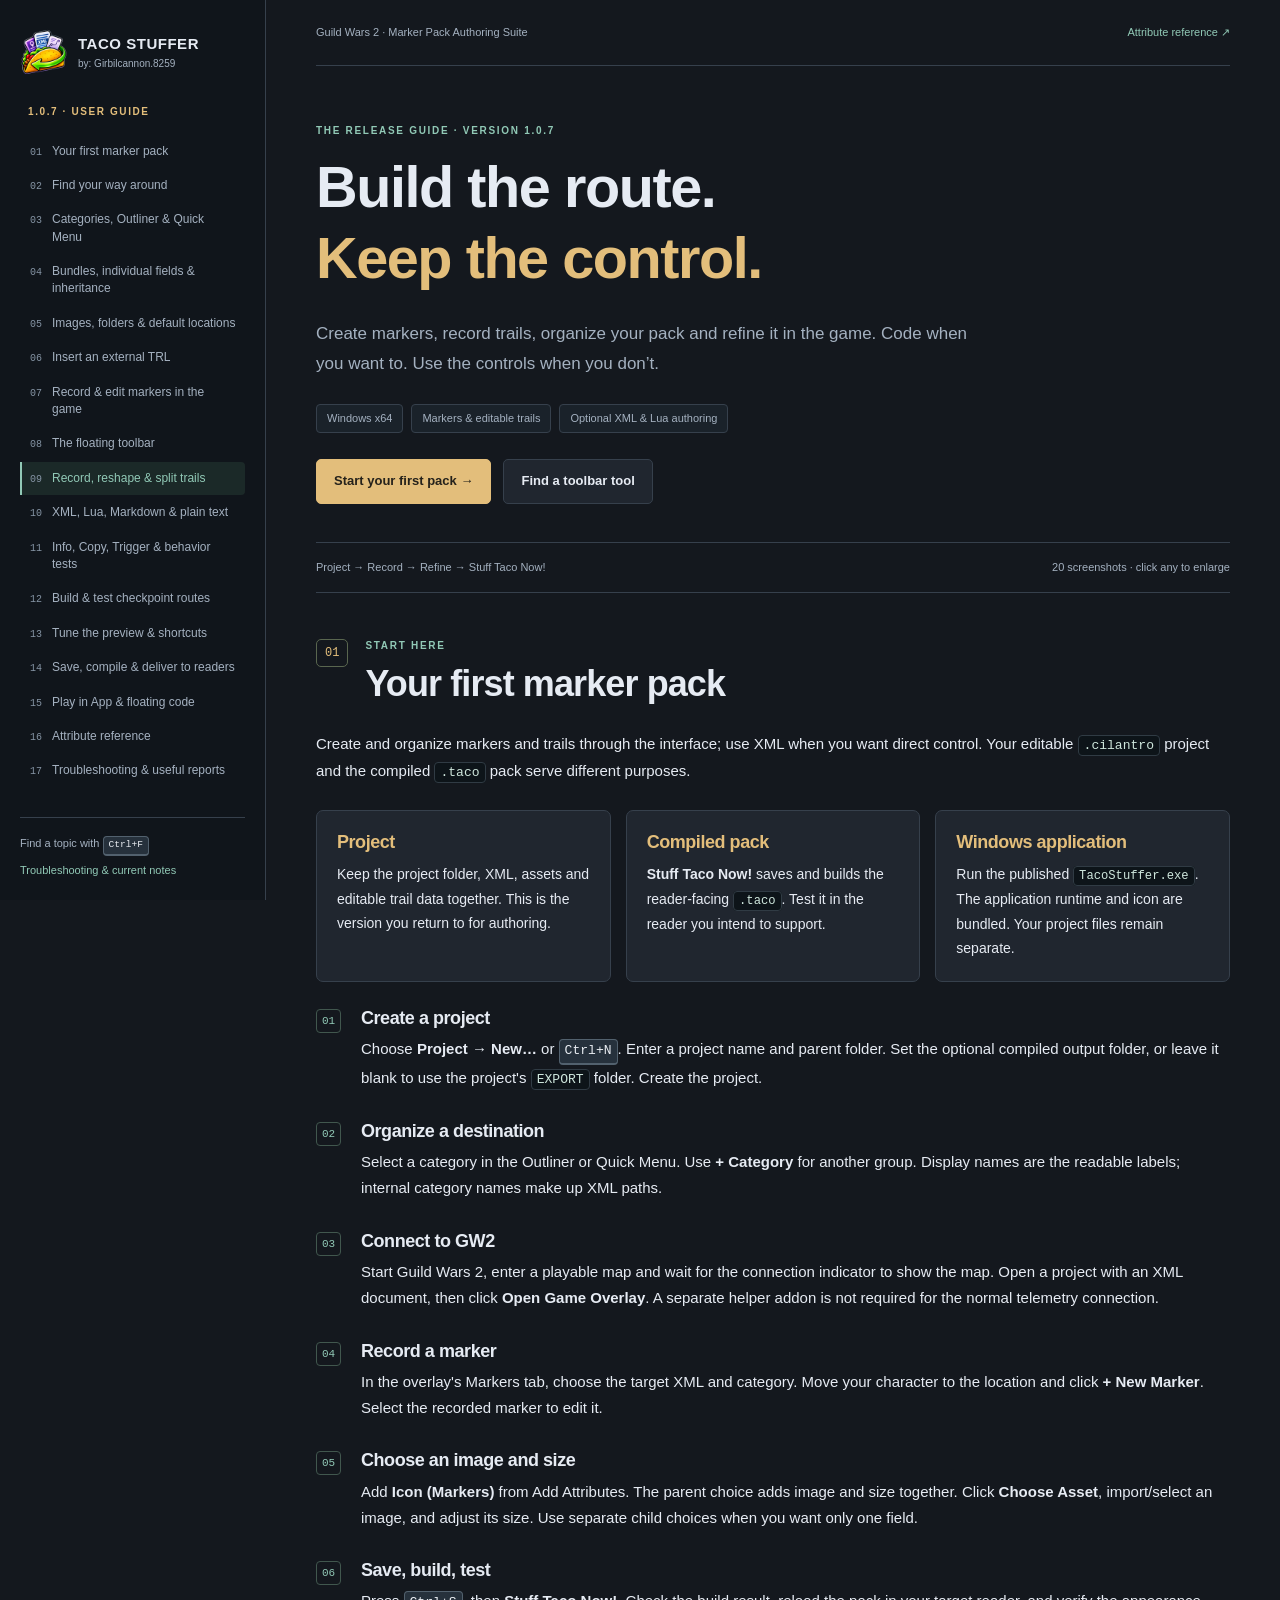
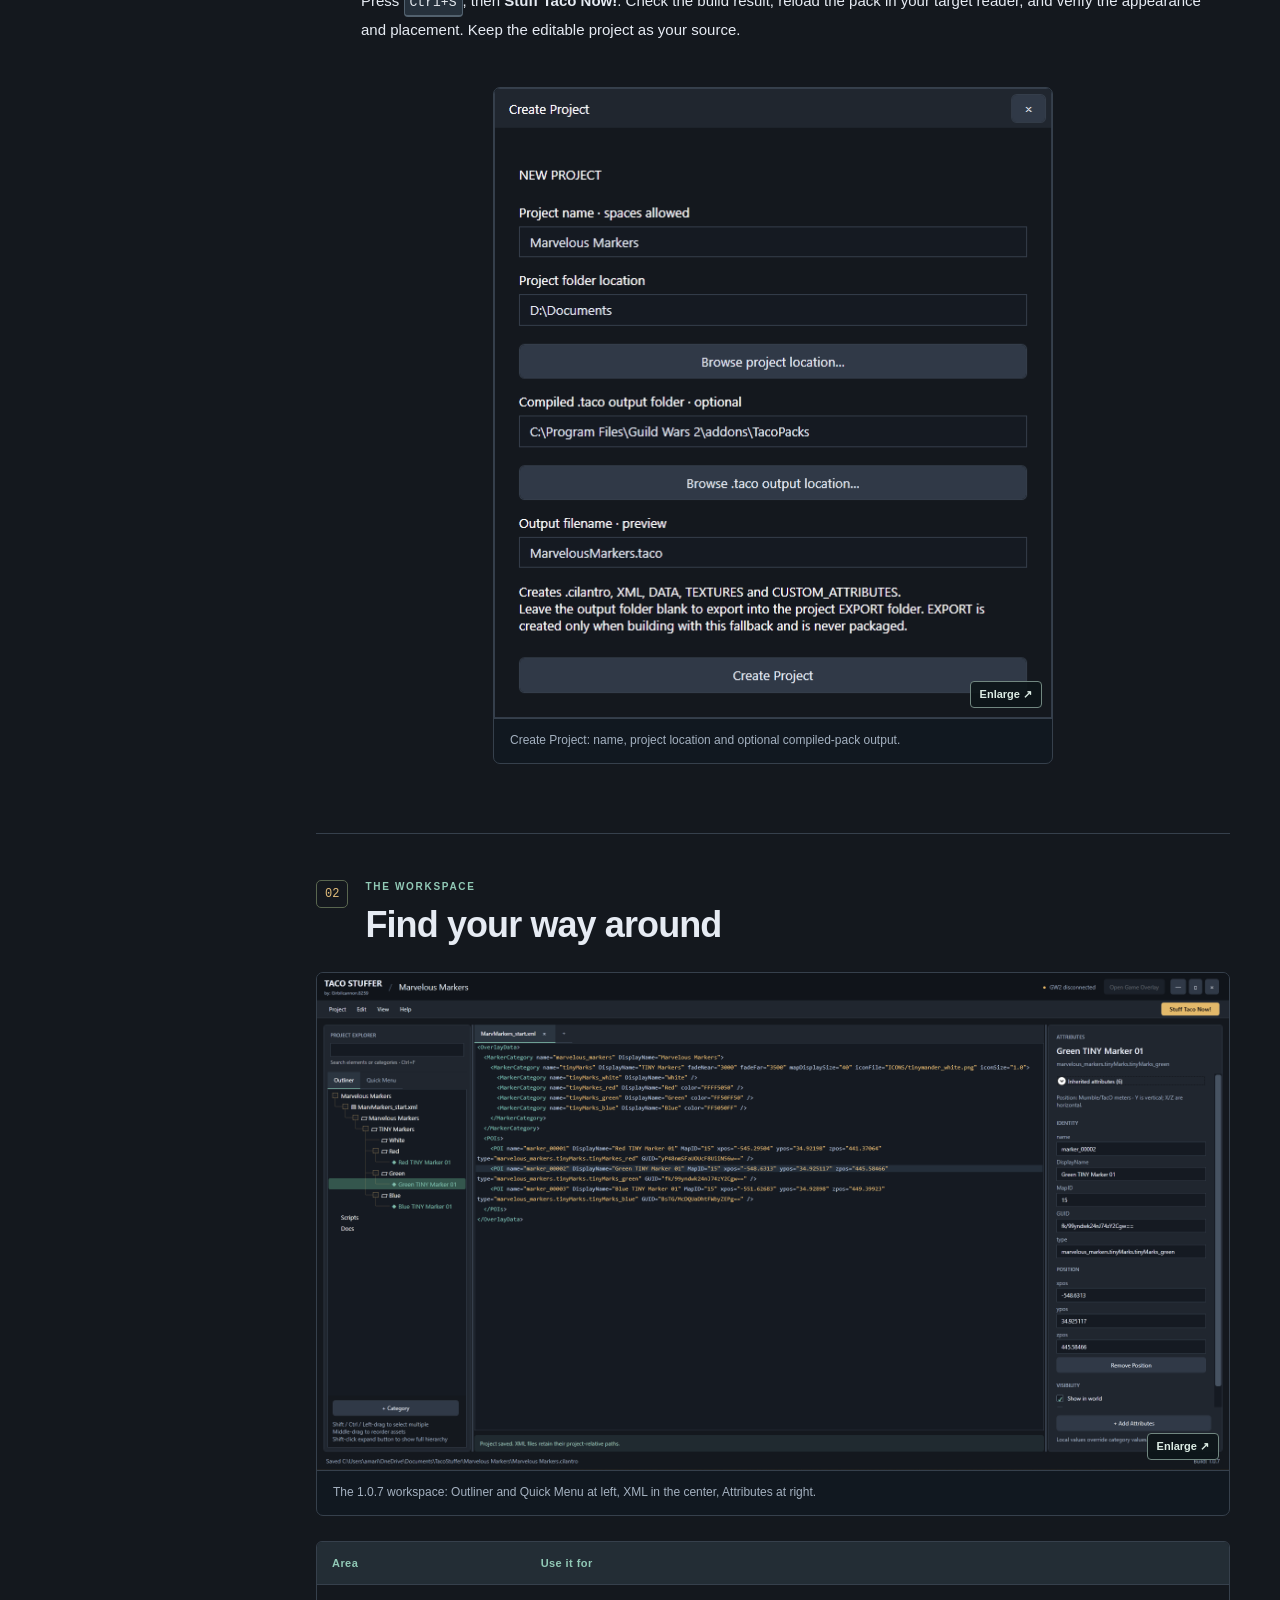
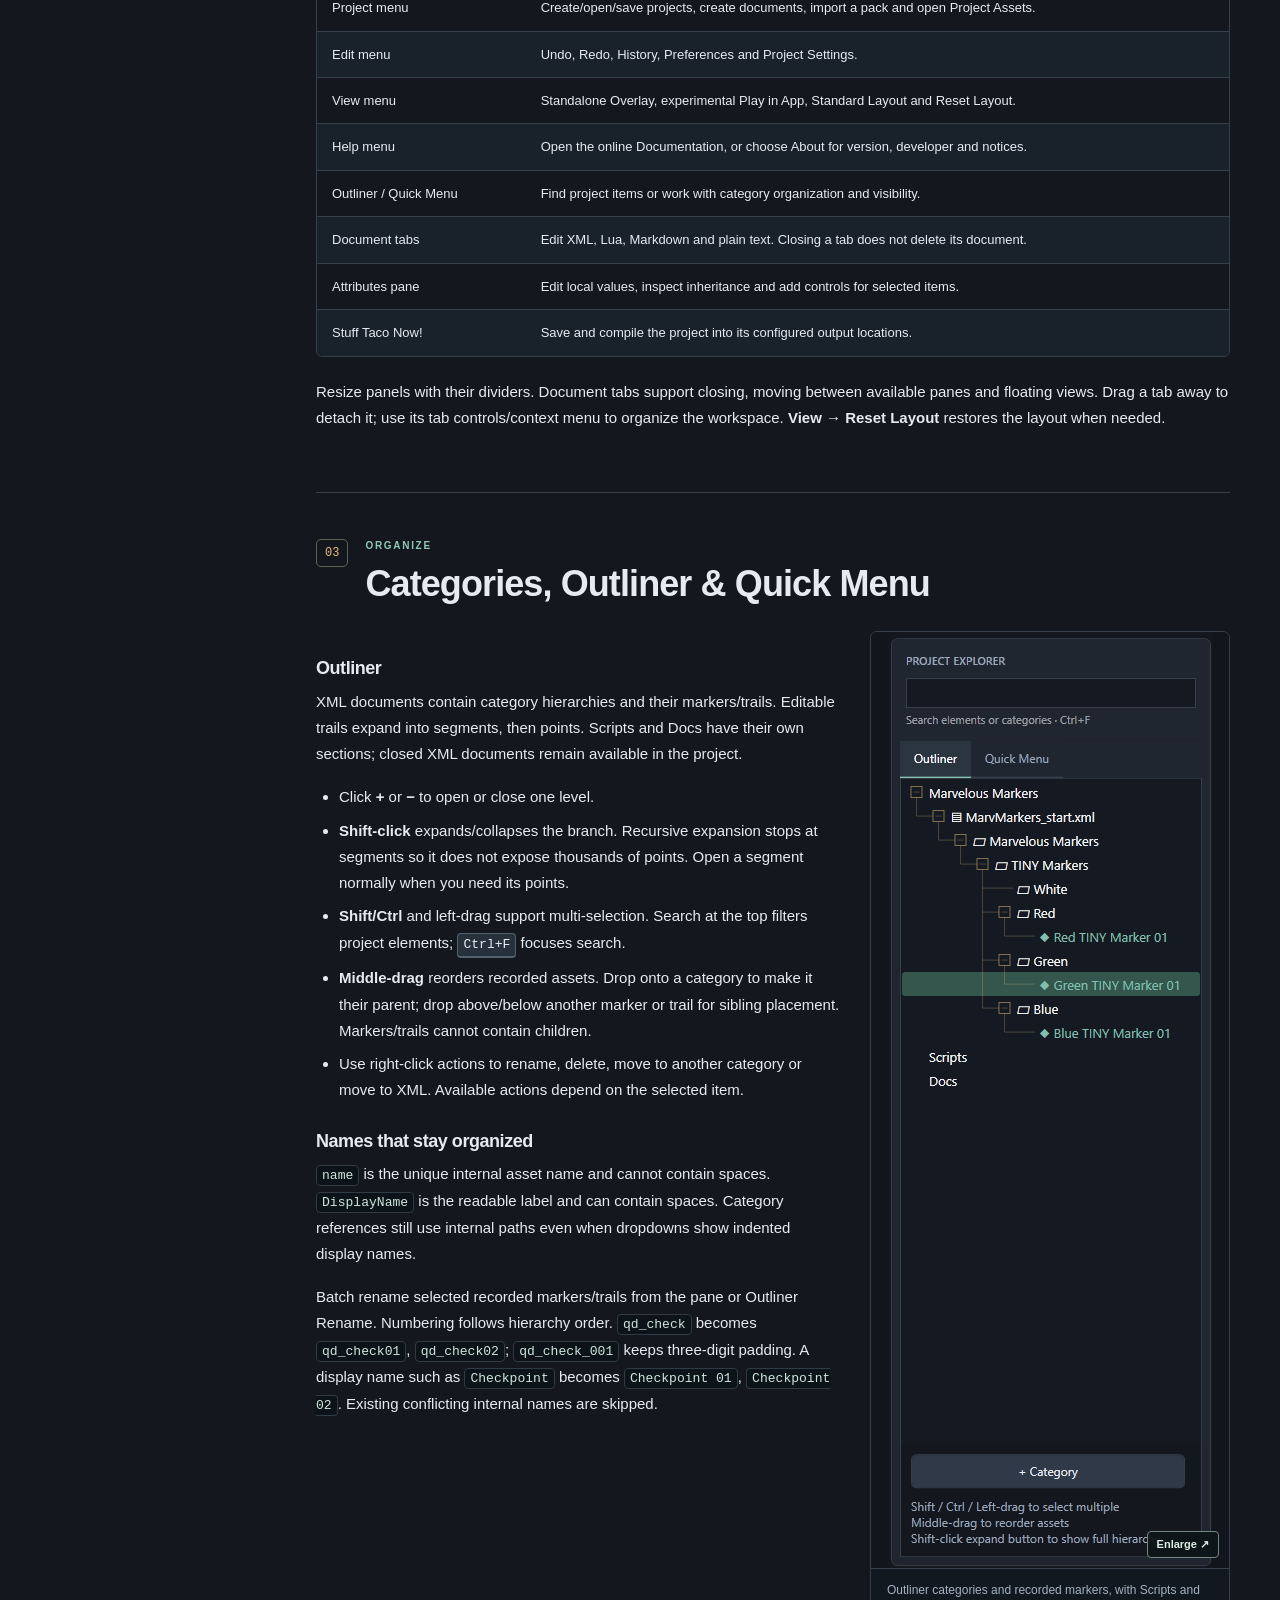
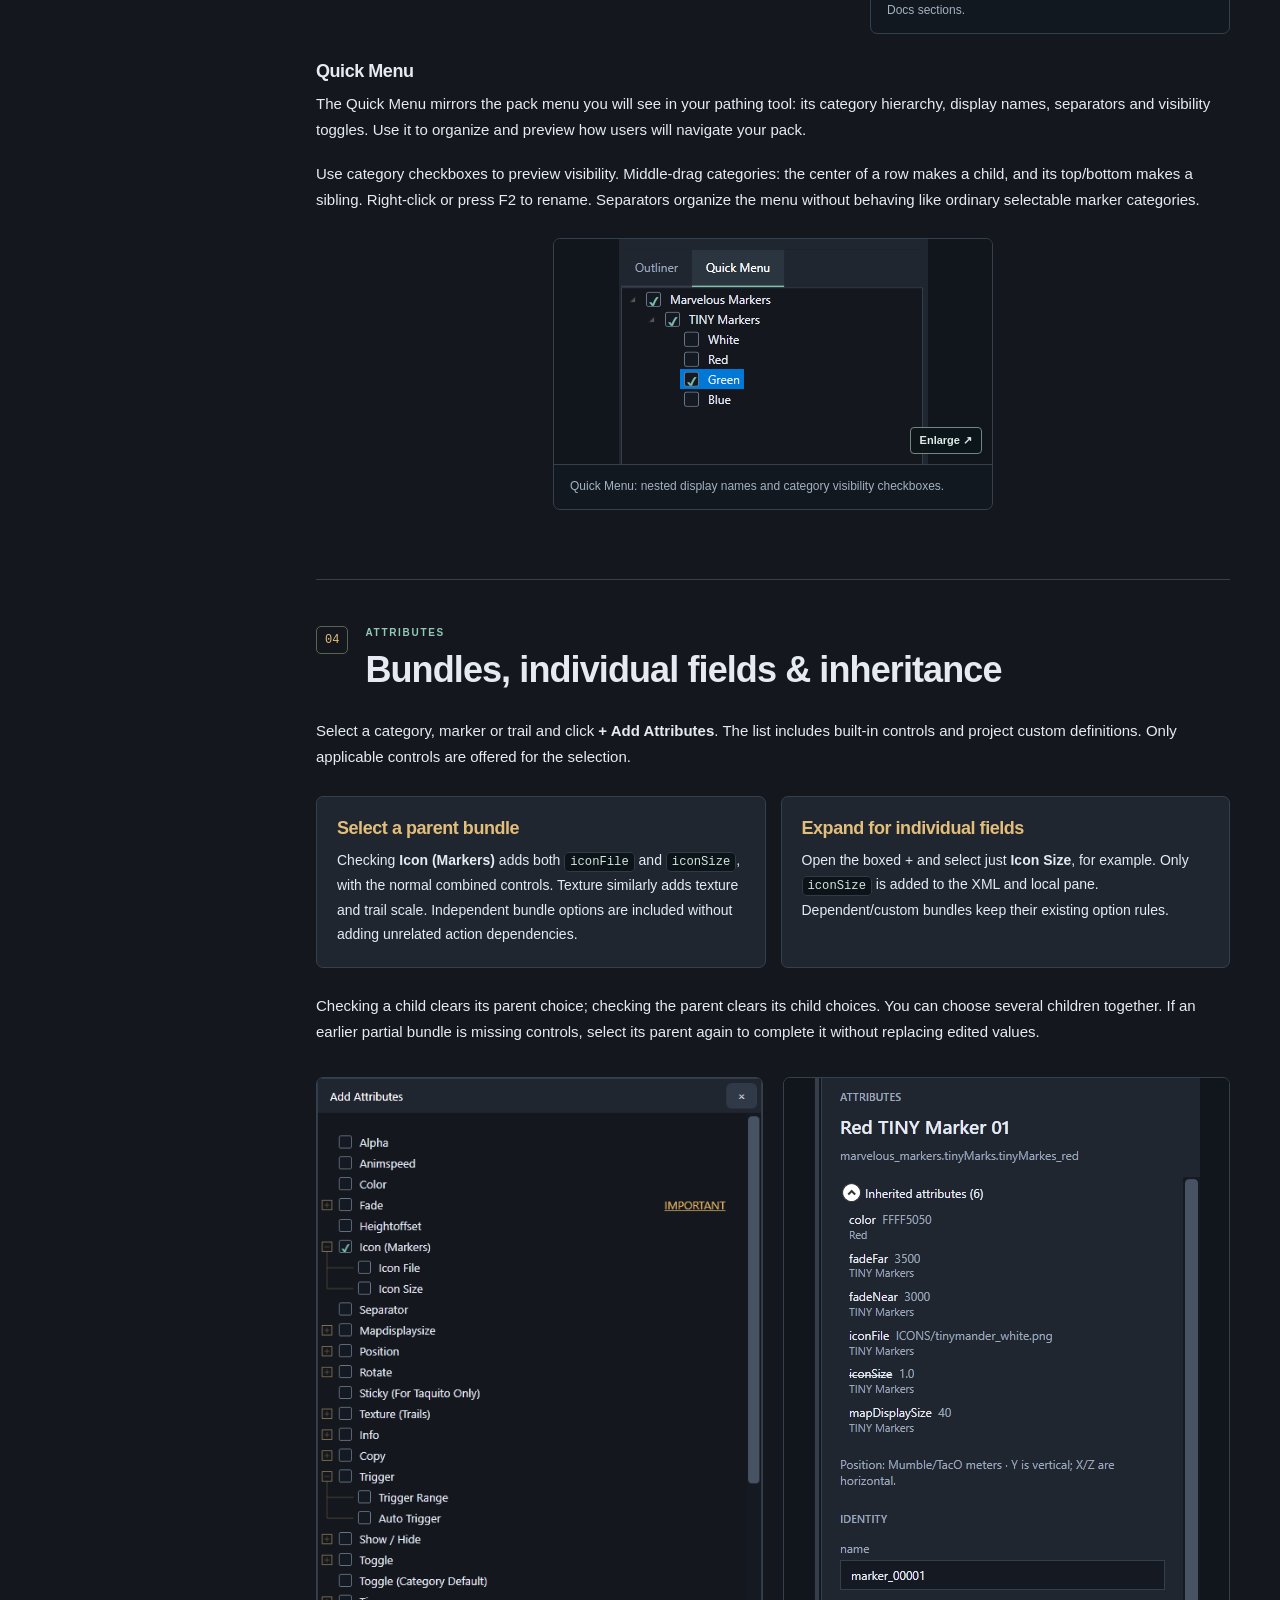
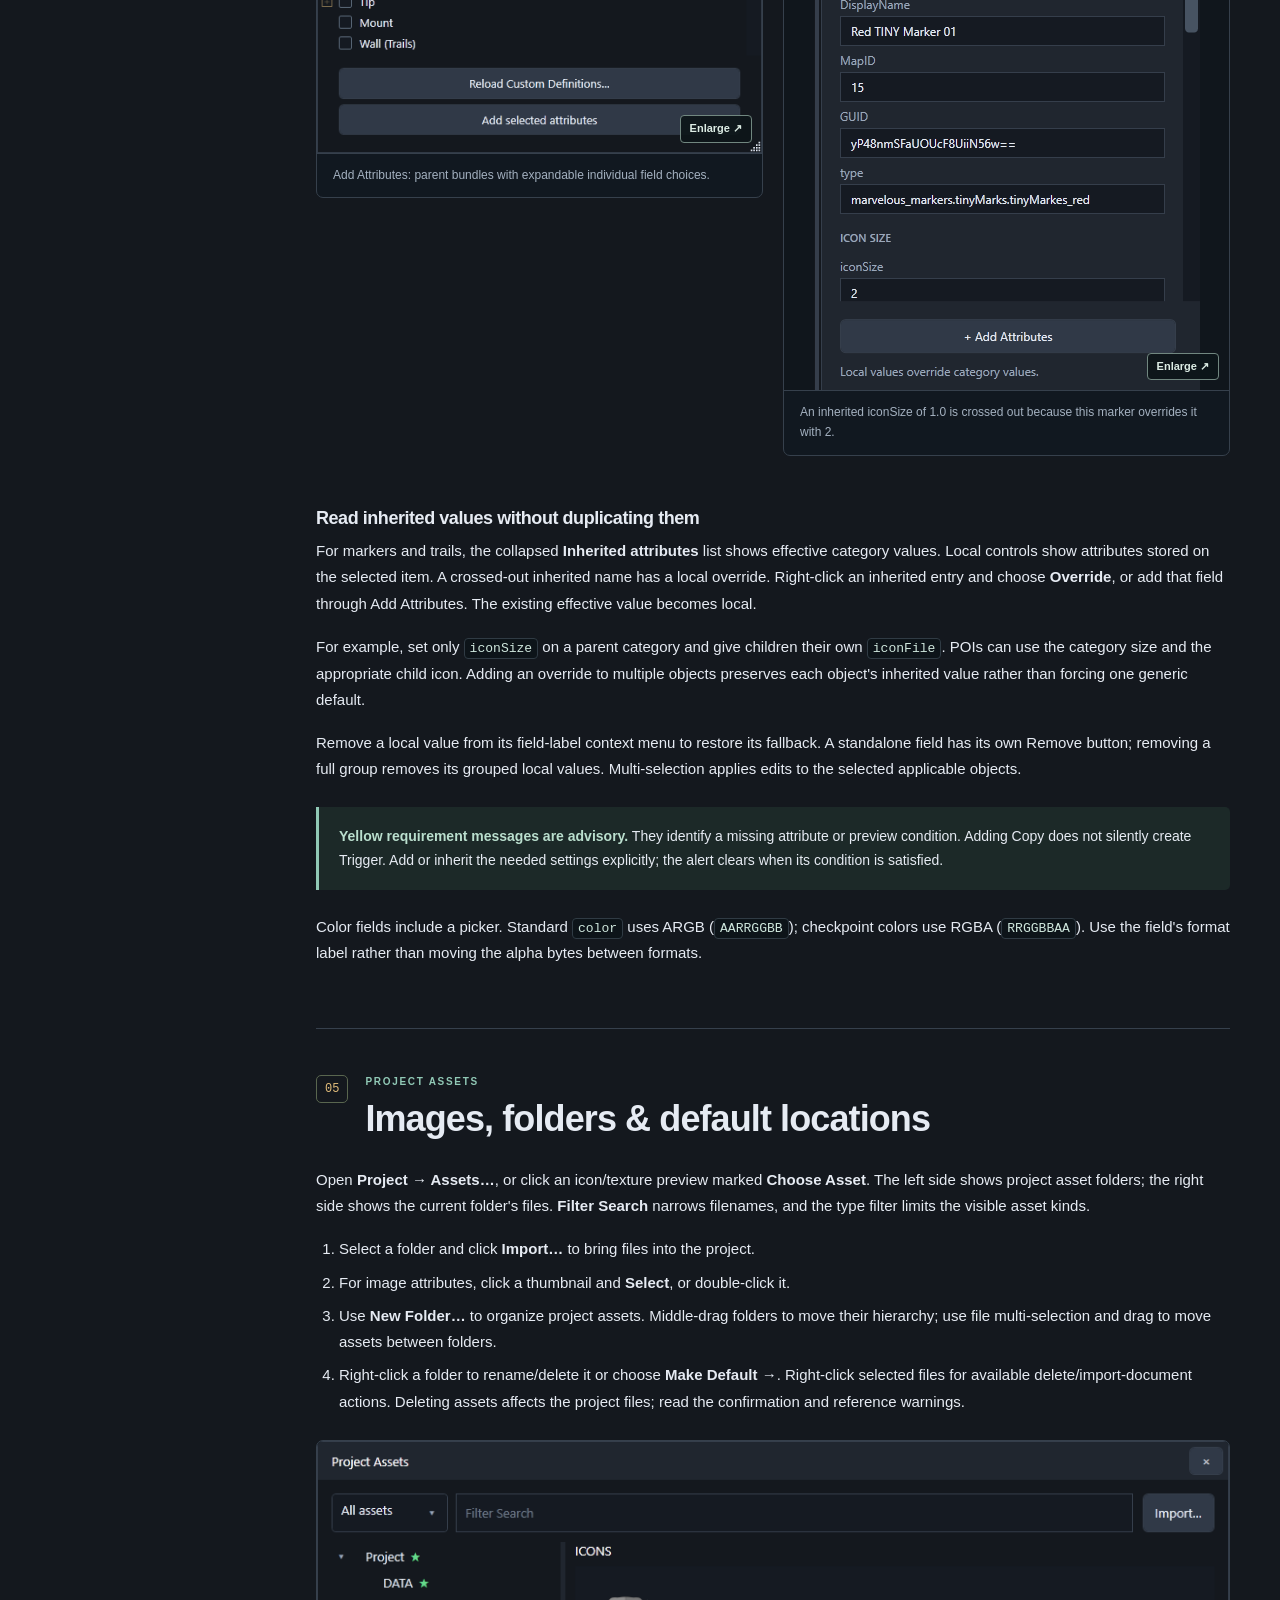
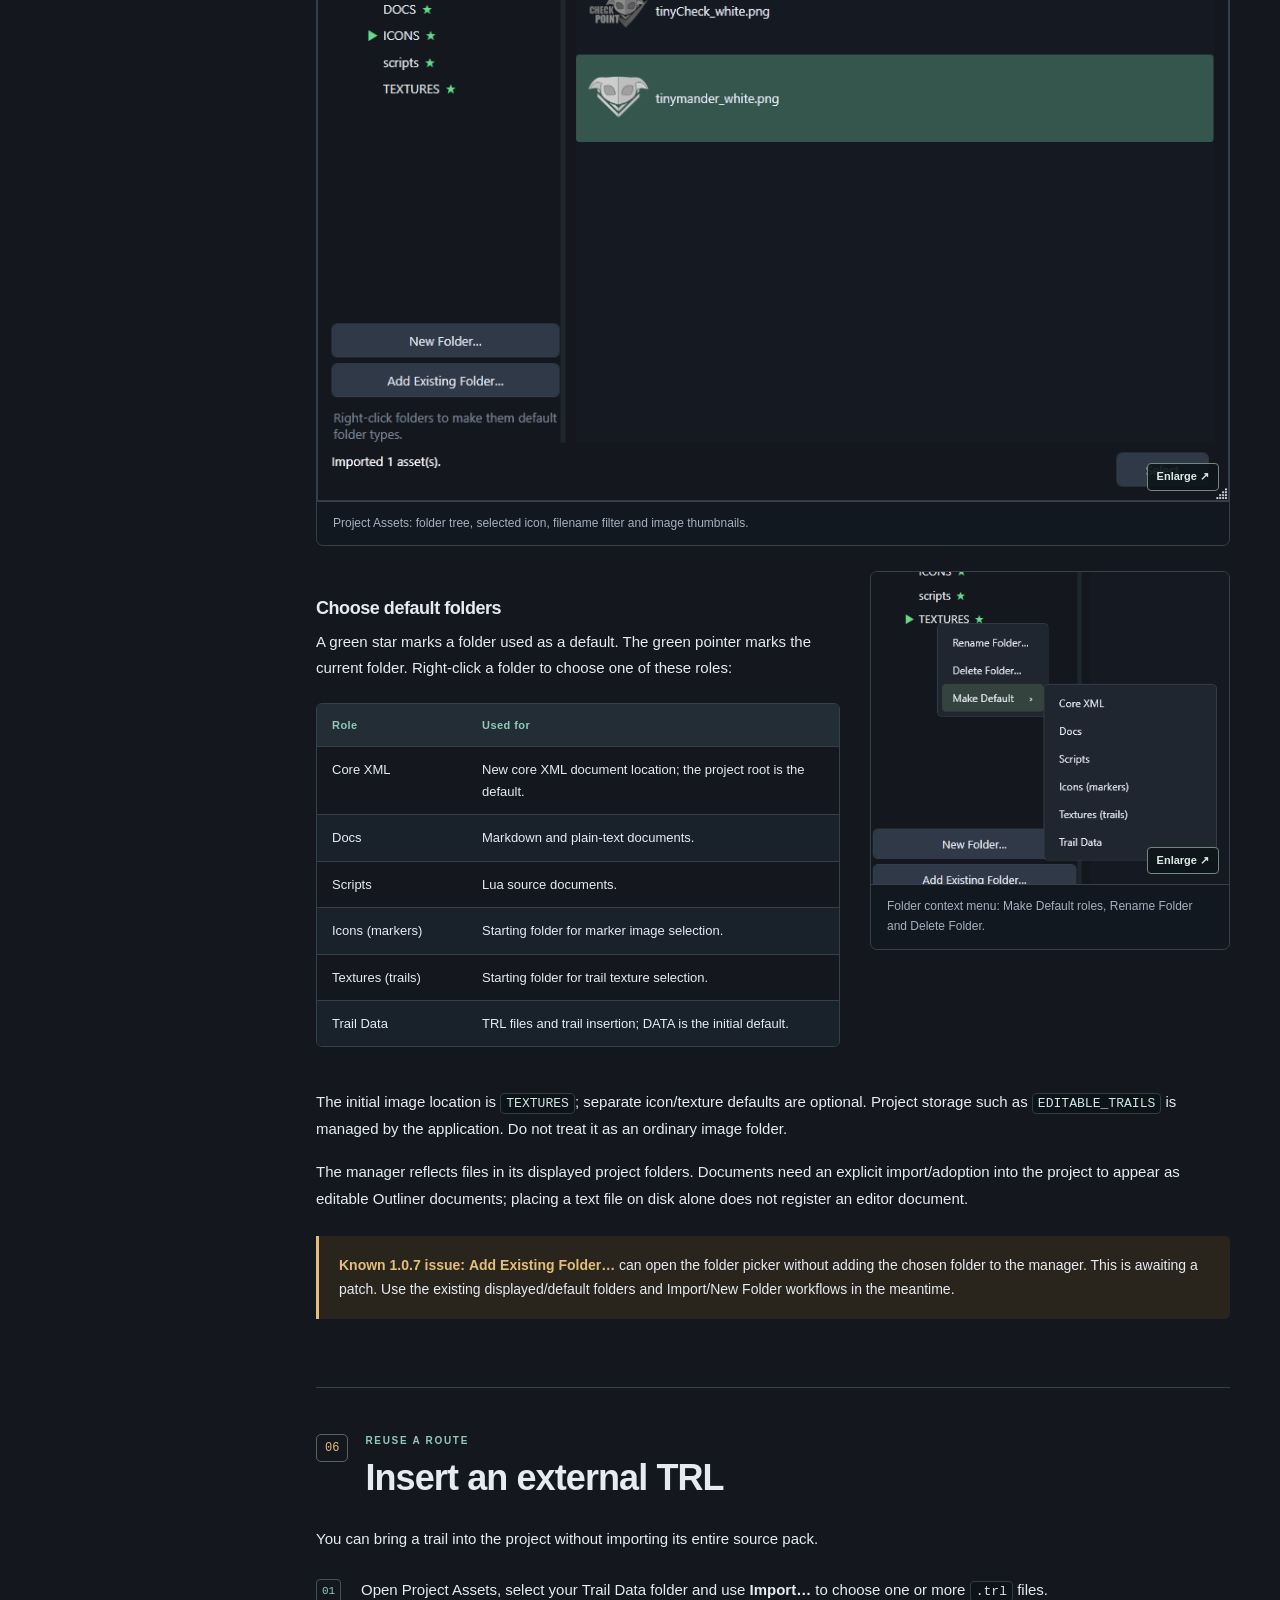
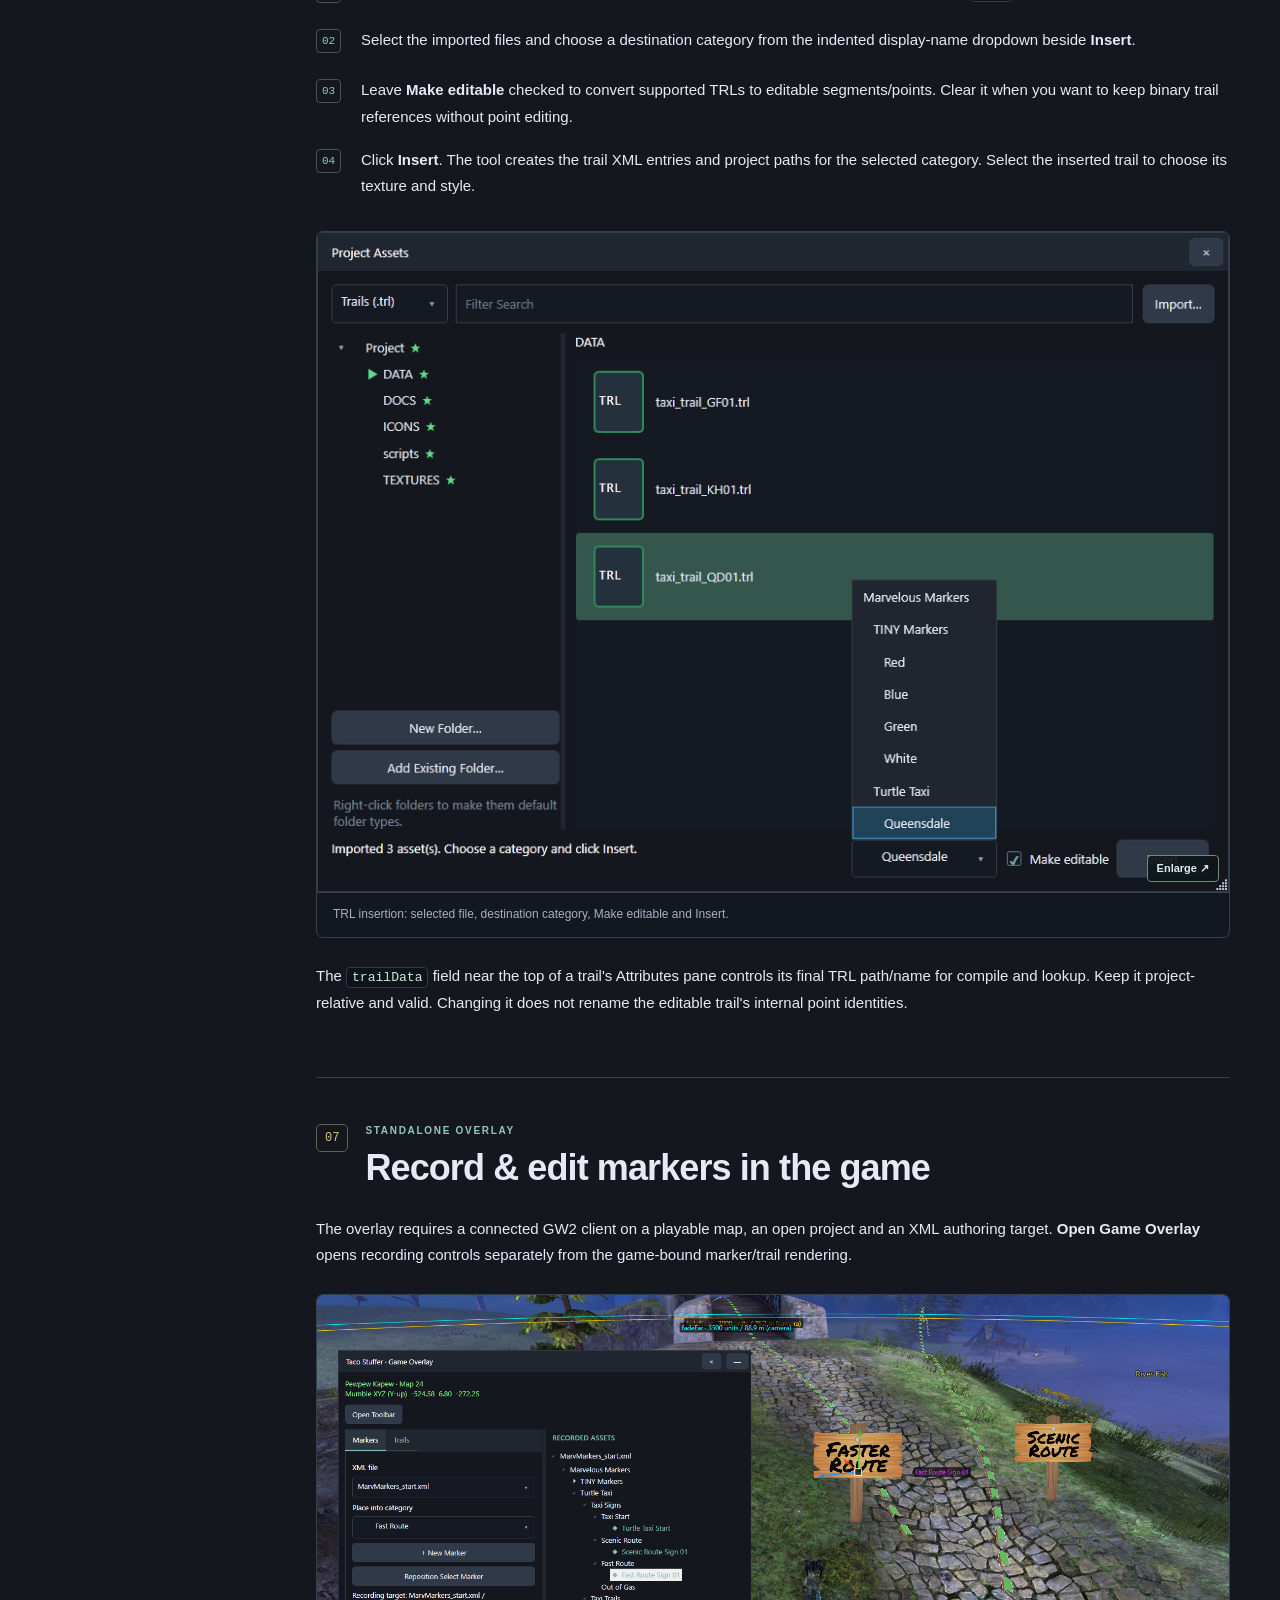
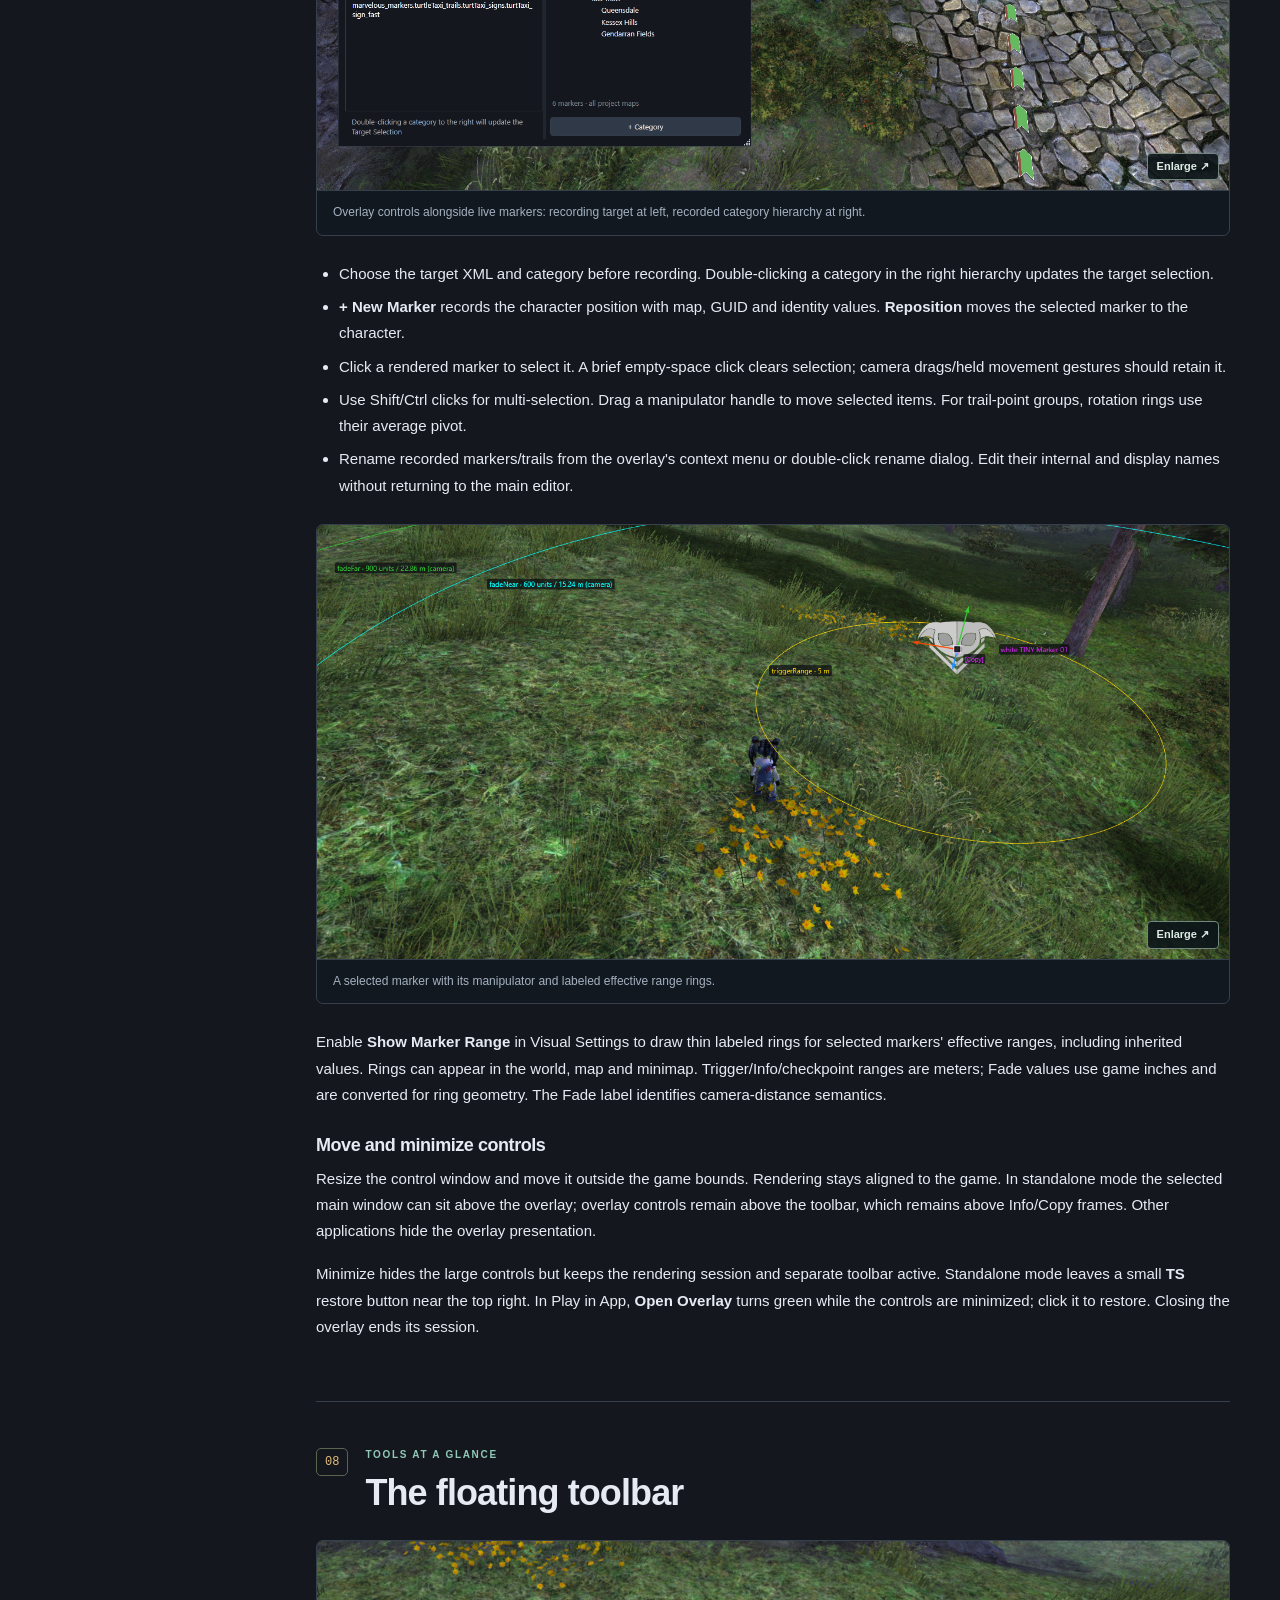
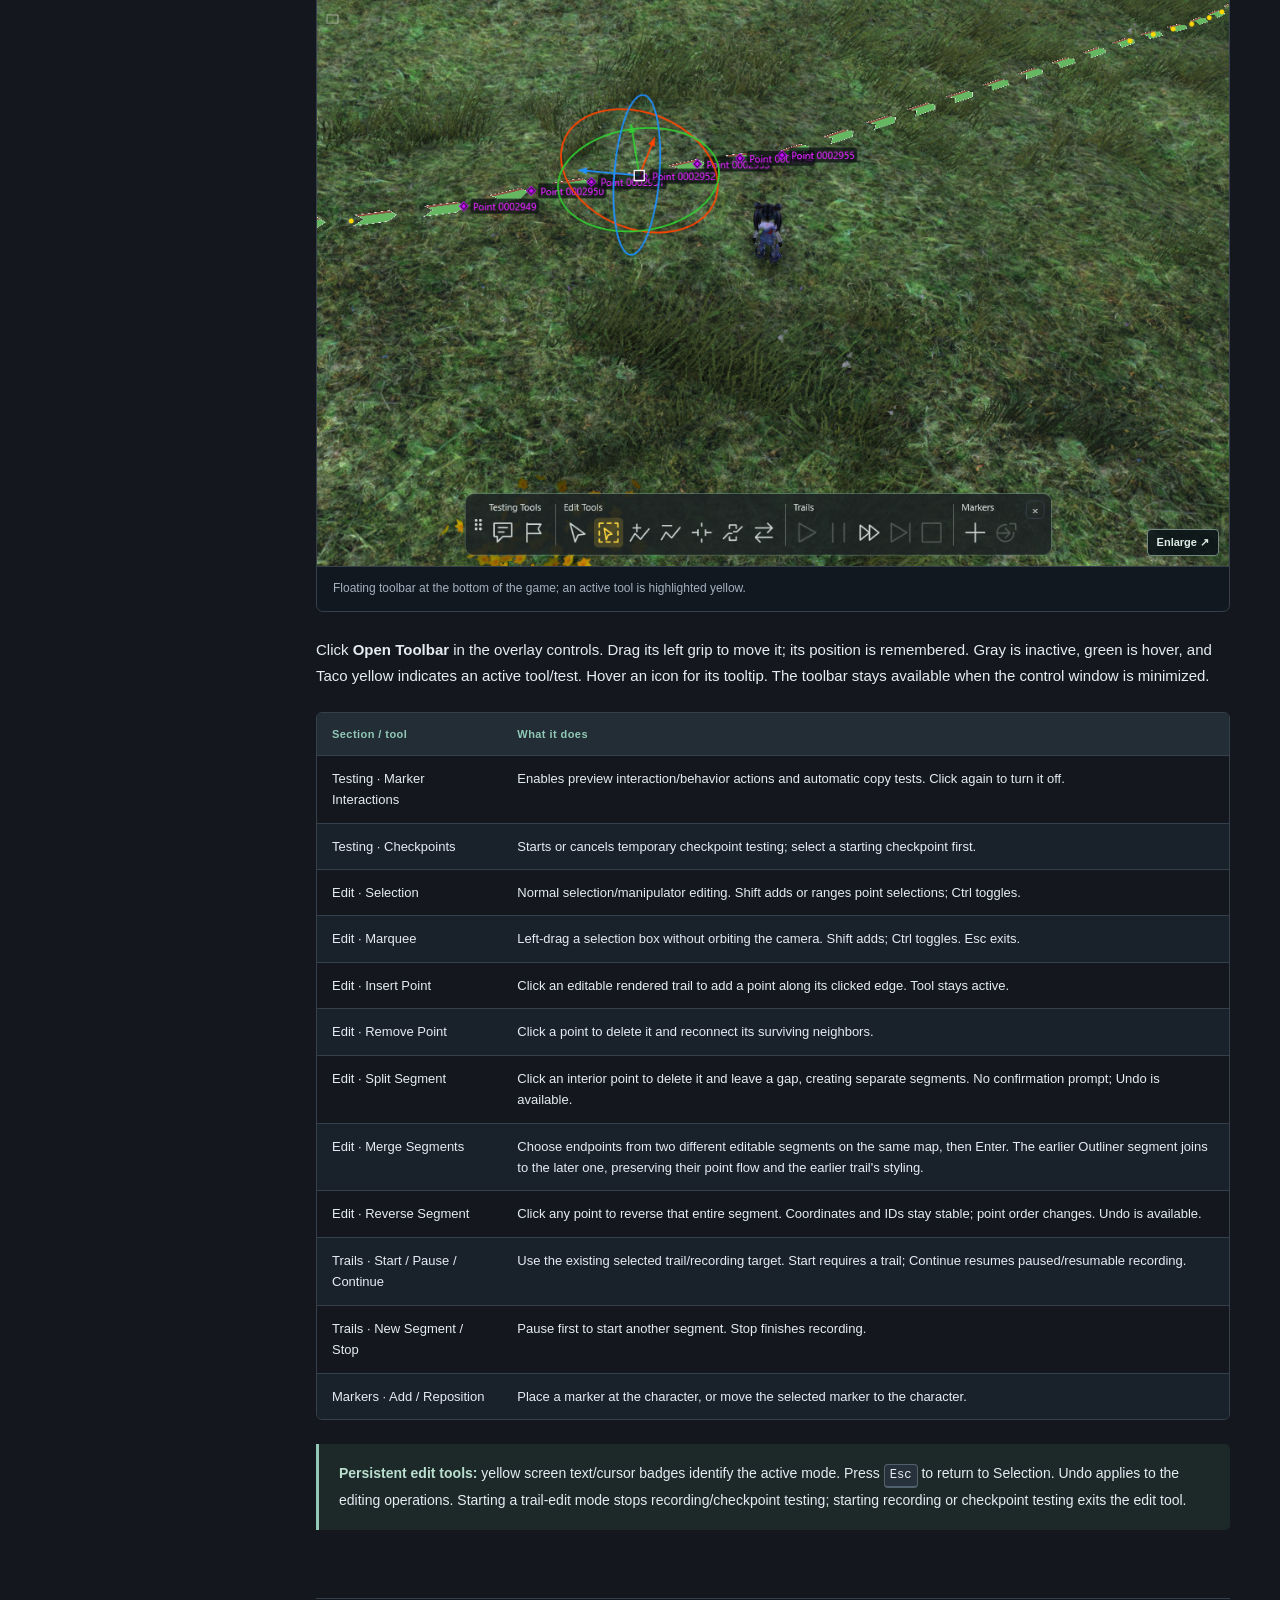
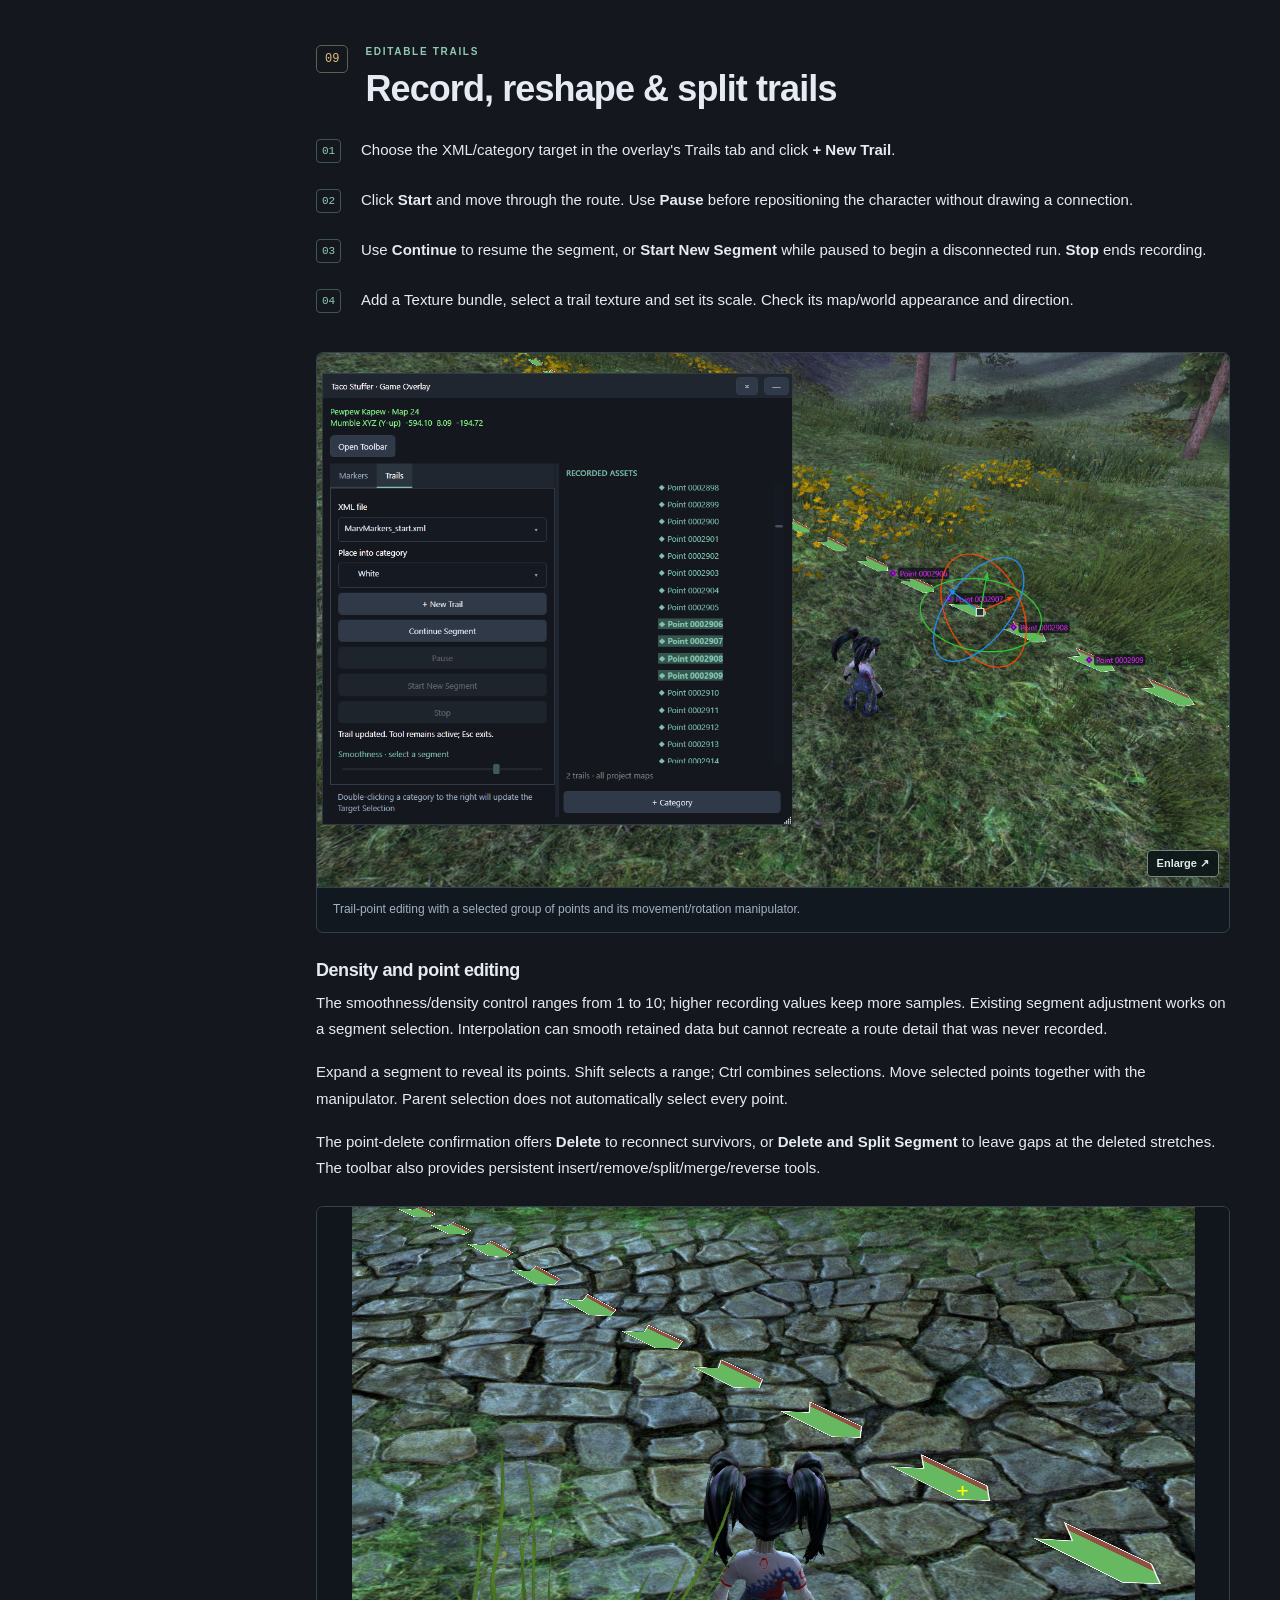
<file: DOCUMENTATION/index.html>
<!doctype html>
<html lang="en">
  <head>
    <meta charset="utf-8">
    <meta name="viewport" content="width=device-width,initial-scale=1">
    <meta name="description" content="Taco Stuffer 1.0.7 user guide: projects, marker/trail authoring, attributes, assets, in-game tools, checkpoints, Lua authoring and pack export.">
    <meta name="theme-color" content="#14181e">
    <title>Taco Stuffer 1.0.7 — User Guide</title>
    <link rel="icon" href="favicon.ico">
    <link rel="stylesheet" href="style.css">
    <script src="guide.js" defer></script>
  </head>
  <body id="top">
    <a class="skip" href="#main">Skip to guide</a>
    <button class="scrim" aria-label="Close navigation" hidden></button>
    <aside class="sidebar" id="navigation">
      <a class="brand" href="#top"><img src="IMG/tacostuffer-logo.png" width="48" height="48" alt=""><span>TACO STUFFER<small>by: Girbilcannon.8259</small></span></a>
      <button class="nav-close" aria-label="Close navigation">×</button>
      <p class="sidebar-label">1.0.7 · USER GUIDE</p>
      <nav aria-label="Guide contents">
        <a href="#quickstart"><span>01</span>Your first marker pack</a>
        <a href="#workspace"><span>02</span>Find your way around</a>
        <a href="#outliner"><span>03</span>Categories, Outliner &amp; Quick Menu</a>
        <a href="#attributes"><span>04</span>Bundles, individual fields &amp; inheritance</a>
        <a href="#assets"><span>05</span>Images, folders &amp; default locations</a>
        <a href="#trl-import"><span>06</span>Insert an external TRL</a>
        <a href="#overlay"><span>07</span>Record &amp; edit markers in the game</a>
        <a href="#toolbar"><span>08</span>The floating toolbar</a>
        <a href="#trails"><span>09</span>Record, reshape &amp; split trails</a>
        <a href="#documents"><span>10</span>XML, Lua, Markdown &amp; plain text</a>
        <a href="#interactions"><span>11</span>Info, Copy, Trigger &amp; behavior tests</a>
        <a href="#checkpoints"><span>12</span>Build &amp; test checkpoint routes</a>
        <a href="#preferences"><span>13</span>Tune the preview &amp; shortcuts</a>
        <a href="#export"><span>14</span>Save, compile &amp; deliver to readers</a>
        <a href="#in-app"><span>15</span>Play in App &amp; floating code</a>
        <a href="#reference"><span>16</span>Attribute reference</a>
        <a href="#troubleshooting"><span>17</span>Troubleshooting &amp; useful reports</a>
      </nav>
      <div class="sidebar-bottom">Find a topic with <kbd>Ctrl+F</kbd><br><a href="#troubleshooting">Troubleshooting &amp; current notes</a></div>
    </aside>
    <main id="main">
      <div class="topbar">
        <button class="nav-toggle" aria-controls="navigation" aria-expanded="false">☰ Contents</button>
        <span>Guild Wars 2 · Marker Pack Authoring Suite</span>
        <a href="#reference">Attribute reference ↗</a>
      </div>
      <header class="hero">
        <p class="eyebrow">THE RELEASE GUIDE · VERSION 1.0.7</p>
        <h1>Build the route.<br><span>Keep the control.</span></h1>
        <p class="hero-lead">Create markers, record trails, organize your pack and refine it in the game. Code when you want to. Use the controls when you don’t.</p>
        <div class="chips">
          <span>Windows x64</span>
          <span>Markers &amp; editable trails</span>
          <span>Optional XML &amp; Lua authoring</span>
        </div>
        <div class="hero-actions">
          <a class="button primary" href="#quickstart">Start your first pack →</a>
          <a class="button" href="#toolbar">Find a toolbar tool</a>
        </div>
        <div class="hero-bottom">
          <span>Project → Record → Refine → Stuff Taco Now!</span>
          <span>20 screenshots · click any to enlarge</span>
        </div>
      </header>
      <!-- Your first marker pack -->
      <section id="quickstart" aria-labelledby="quickstart-title">
        <header class="section-heading">
          <span class="section-number">01</span>
          <div>
            <p class="eyebrow">START HERE</p>
            <h2 id="quickstart-title">Your first marker pack</h2>
          </div>
        </header>
        <p>Create and organize markers and trails through the interface; use XML when you want direct control. Your editable <code>.cilantro</code> project and the compiled <code>.taco</code> pack serve different purposes.</p>
        <div class="cards">
          <article>
            <h3>Project</h3>
            <p>Keep the project folder, XML, assets and editable trail data together. This is the version you return to for authoring.</p>
          </article>
          <article>
            <h3>Compiled pack</h3>
            <p><strong>Stuff Taco Now!</strong> saves and builds the reader-facing <code>.taco</code>. Test it in the reader you intend to support.</p>
          </article>
          <article>
            <h3>Windows application</h3>
            <p>Run the published <code>TacoStuffer.exe</code>. The application runtime and icon are bundled. Your project files remain separate.</p>
          </article>
        </div>
        <ol class="steps">
          <li>
            <h3>Create a project</h3>
            <p>Choose <b>Project → New…</b> or <kbd>Ctrl+N</kbd>. Enter a project name and parent folder. Set the optional compiled output folder, or leave it blank to use the project's <code>EXPORT</code> folder. Create the project.</p>
          </li>
          <li>
            <h3>Organize a destination</h3>
            <p>Select a category in the Outliner or Quick Menu. Use <b>+ Category</b> for another group. Display names are the readable labels; internal category names make up XML paths.</p>
          </li>
          <li>
            <h3>Connect to GW2</h3>
            <p>Start Guild Wars 2, enter a playable map and wait for the connection indicator to show the map. Open a project with an XML document, then click <b>Open Game Overlay</b>. A separate helper addon is not required for the normal telemetry connection.</p>
          </li>
          <li>
            <h3>Record a marker</h3>
            <p>In the overlay's Markers tab, choose the target XML and category. Move your character to the location and click <b>+ New Marker</b>. Select the recorded marker to edit it.</p>
          </li>
          <li>
            <h3>Choose an image and size</h3>
            <p>Add <b>Icon (Markers)</b> from Add Attributes. The parent choice adds image and size together. Click <b>Choose Asset</b>, import/select an image, and adjust its size. Use separate child choices when you want only one field.</p>
          </li>
          <li>
            <h3>Save, build, test</h3>
            <p>Press <kbd>Ctrl+S</kbd>, then <b>Stuff Taco Now!</b>. Check the build result, reload the pack in your target reader, and verify the appearance and placement. Keep the editable project as your source.</p>
          </li>
        </ol>
        <figure class="shot portrait">
          <a class="shot-link" href="IMG/02_new_project.png" data-enlarge aria-label="Enlarge: Create Project: name, project location and optional compiled-pack output."><img src="IMG/02_new_project.png" width="560" height="633" alt="Create Project: name, project location and optional compiled-pack output." loading="lazy" decoding="async"><span class="enlarge-label">Enlarge ↗</span></a>
          <figcaption>Create Project: name, project location and optional compiled-pack output.</figcaption>
        </figure>
      </section>
      <!-- Find your way around -->
      <section id="workspace" aria-labelledby="workspace-title">
        <header class="section-heading">
          <span class="section-number">02</span>
          <div>
            <p class="eyebrow">THE WORKSPACE</p>
            <h2 id="workspace-title">Find your way around</h2>
          </div>
        </header>
        <figure class="shot ">
          <a class="shot-link" href="IMG/01_workspace.png" data-enlarge aria-label="Enlarge: The 1.0.7 workspace: Outliner and Quick Menu at left, XML in the center, Attributes at right."><img src="IMG/01_workspace.png" width="1982" height="1080" alt="The 1.0.7 workspace: Outliner and Quick Menu at left, XML in the center, Attributes at right." loading="lazy" decoding="async"><span class="enlarge-label">Enlarge ↗</span></a>
          <figcaption>The 1.0.7 workspace: Outliner and Quick Menu at left, XML in the center, Attributes at right.</figcaption>
        </figure>
        <div class="table-wrap" tabindex="0">
          <table>
            <thead>
              <tr>
                <th scope="col">Area</th>
                <th scope="col">Use it for</th>
              </tr>
            </thead>
            <tbody>
              <tr>
                <td>Project menu</td>
                <td>Create/open/save projects, create documents, import a pack and open Project Assets.</td>
              </tr>
              <tr>
                <td>Edit menu</td>
                <td>Undo, Redo, History, Preferences and Project Settings.</td>
              </tr>
              <tr>
                <td>View menu</td>
                <td>Standalone Overlay, experimental Play in App, Standard Layout and Reset Layout.</td>
              </tr>
              <tr>
                <td>Help menu</td>
                <td>Open the online Documentation, or choose About for version, developer and notices.</td>
              </tr>
              <tr>
                <td>Outliner / Quick Menu</td>
                <td>Find project items or work with category organization and visibility.</td>
              </tr>
              <tr>
                <td>Document tabs</td>
                <td>Edit XML, Lua, Markdown and plain text. Closing a tab does not delete its document.</td>
              </tr>
              <tr>
                <td>Attributes pane</td>
                <td>Edit local values, inspect inheritance and add controls for selected items.</td>
              </tr>
              <tr>
                <td>Stuff Taco Now!</td>
                <td>Save and compile the project into its configured output locations.</td>
              </tr>
            </tbody>
          </table>
        </div>
        <p>Resize panels with their dividers. Document tabs support closing, moving between available panes and floating views. Drag a tab away to detach it; use its tab controls/context menu to organize the workspace. <b>View → Reset Layout</b> restores the layout when needed.</p>
      </section>
      <!-- Categories, Outliner & Quick Menu -->
      <section id="outliner" aria-labelledby="outliner-title">
        <header class="section-heading">
          <span class="section-number">03</span>
          <div>
            <p class="eyebrow">ORGANIZE</p>
            <h2 id="outliner-title">Categories, Outliner &amp; Quick Menu</h2>
          </div>
        </header>
        <div class="media-split">
          <div>
            <h3>Outliner</h3>
            <p>XML documents contain category hierarchies and their markers/trails. Editable trails expand into segments, then points. Scripts and Docs have their own sections; closed XML documents remain available in the project.</p>
            <ul>
              <li>Click <b>+</b> or <b>−</b> to open or close one level.</li>
              <li><b>Shift-click</b> expands/collapses the branch. Recursive expansion stops at segments so it does not expose thousands of points. Open a segment normally when you need its points.</li>
              <li><b>Shift/Ctrl</b> and left-drag support multi-selection. Search at the top filters project elements; <kbd>Ctrl+F</kbd> focuses search.</li>
              <li><b>Middle-drag</b> reorders recorded assets. Drop onto a category to make it their parent; drop above/below another marker or trail for sibling placement. Markers/trails cannot contain children.</li>
              <li>Use right-click actions to rename, delete, move to another category or move to XML. Available actions depend on the selected item.</li>
            </ul>
            <h3>Names that stay organized</h3>
            <p><code>name</code> is the unique internal asset name and cannot contain spaces. <code>DisplayName</code> is the readable label and can contain spaces. Category references still use internal paths even when dropdowns show indented display names.</p>
            <p>Batch rename selected recorded markers/trails from the pane or Outliner Rename. Numbering follows hierarchy order. <code>qd_check</code> becomes <code>qd_check01</code>, <code>qd_check02</code>; <code>qd_check_001</code> keeps three-digit padding. A display name such as <code>Checkpoint</code> becomes <code>Checkpoint 01</code>, <code>Checkpoint 02</code>. Existing conflicting internal names are skipped.</p>
          </div>
          <figure class="shot portrait">
            <a class="shot-link" href="IMG/03_outliner.png" data-enlarge aria-label="Enlarge: Outliner categories and recorded markers, with Scripts and Docs sections."><img src="IMG/03_outliner.png" width="325" height="936" alt="Outliner categories and recorded markers, with Scripts and Docs sections." loading="lazy" decoding="async"><span class="enlarge-label">Enlarge ↗</span></a>
            <figcaption>Outliner categories and recorded markers, with Scripts and Docs sections.</figcaption>
          </figure>
        </div>
        <h3>Quick Menu</h3>
        <p>The Quick Menu mirrors the pack menu you will see in your pathing tool: its category hierarchy, display names, separators and visibility toggles. Use it to organize and preview how users will navigate your pack.</p>
        <p>Use category checkboxes to preview visibility. Middle-drag categories: the center of a row makes a child, and its top/bottom makes a sibling. Right-click or press F2 to rename. Separators organize the menu without behaving like ordinary selectable marker categories.</p>
        <figure class="shot small">
          <a class="shot-link" href="IMG/04_quick_menu.png" data-enlarge aria-label="Enlarge: Quick Menu: nested display names and category visibility checkboxes."><img src="IMG/04_quick_menu.png" width="309" height="225" alt="Quick Menu: nested display names and category visibility checkboxes." loading="lazy" decoding="async"><span class="enlarge-label">Enlarge ↗</span></a>
          <figcaption>Quick Menu: nested display names and category visibility checkboxes.</figcaption>
        </figure>
      </section>
      <!-- Bundles, individual fields & inheritance -->
      <section id="attributes" aria-labelledby="attributes-title">
        <header class="section-heading">
          <span class="section-number">04</span>
          <div>
            <p class="eyebrow">ATTRIBUTES</p>
            <h2 id="attributes-title">Bundles, individual fields &amp; inheritance</h2>
          </div>
        </header>
        <p>Select a category, marker or trail and click <b>+ Add Attributes</b>. The list includes built-in controls and project custom definitions. Only applicable controls are offered for the selection.</p>
        <div class="cards two">
          <article>
            <h3>Select a parent bundle</h3>
            <p>Checking <b>Icon (Markers)</b> adds both <code>iconFile</code> and <code>iconSize</code>, with the normal combined controls. Texture similarly adds texture and trail scale. Independent bundle options are included without adding unrelated action dependencies.</p>
          </article>
          <article>
            <h3>Expand for individual fields</h3>
            <p>Open the boxed + and select just <b>Icon Size</b>, for example. Only <code>iconSize</code> is added to the XML and local pane. Dependent/custom bundles keep their existing option rules.</p>
          </article>
        </div>
        <p>Checking a child clears its parent choice; checking the parent clears its child choices. You can choose several children together. If an earlier partial bundle is missing controls, select its parent again to complete it without replacing edited values.</p>
        <div class="duo">
          <figure class="shot portrait">
            <a class="shot-link" href="IMG/05_add_attributes.png" data-enlarge aria-label="Enlarge: Add Attributes: parent bundles with expandable individual field choices."><img src="IMG/05_add_attributes.png" width="512" height="776" alt="Add Attributes: parent bundles with expandable individual field choices." loading="lazy" decoding="async"><span class="enlarge-label">Enlarge ↗</span></a>
            <figcaption>Add Attributes: parent bundles with expandable individual field choices.</figcaption>
          </figure>
          <figure class="shot portrait">
            <a class="shot-link" href="IMG/06_attribute_inheritance.png" data-enlarge aria-label="Enlarge: An inherited iconSize of 1.0 is crossed out because this marker overrides it with 2."><img src="IMG/06_attribute_inheritance.png" width="386" height="912" alt="An inherited iconSize of 1.0 is crossed out because this marker overrides it with 2." loading="lazy" decoding="async"><span class="enlarge-label">Enlarge ↗</span></a>
            <figcaption>An inherited iconSize of 1.0 is crossed out because this marker overrides it with 2.</figcaption>
          </figure>
        </div>
        <h3>Read inherited values without duplicating them</h3>
        <p>For markers and trails, the collapsed <b>Inherited attributes</b> list shows effective category values. Local controls show attributes stored on the selected item. A crossed-out inherited name has a local override. Right-click an inherited entry and choose <b>Override</b>, or add that field through Add Attributes. The existing effective value becomes local.</p>
        <p>For example, set only <code>iconSize</code> on a parent category and give children their own <code>iconFile</code>. POIs can use the category size and the appropriate child icon. Adding an override to multiple objects preserves each object's inherited value rather than forcing one generic default.</p>
        <p>Remove a local value from its field-label context menu to restore its fallback. A standalone field has its own Remove button; removing a full group removes its grouped local values. Multi-selection applies edits to the selected applicable objects.</p>
        <aside class="note"><b>Yellow requirement messages are advisory.</b> They identify a missing attribute or preview condition. Adding Copy does not silently create Trigger. Add or inherit the needed settings explicitly; the alert clears when its condition is satisfied.</aside>
        <p>Color fields include a picker. Standard <code>color</code> uses ARGB (<code>AARRGGBB</code>); checkpoint colors use RGBA (<code>RRGGBBAA</code>). Use the field's format label rather than moving the alpha bytes between formats.</p>
      </section>
      <!-- Images, folders & default locations -->
      <section id="assets" aria-labelledby="assets-title">
        <header class="section-heading">
          <span class="section-number">05</span>
          <div>
            <p class="eyebrow">PROJECT ASSETS</p>
            <h2 id="assets-title">Images, folders &amp; default locations</h2>
          </div>
        </header>
        <p>Open <b>Project → Assets…</b>, or click an icon/texture preview marked <b>Choose Asset</b>. The left side shows project asset folders; the right side shows the current folder's files. <b>Filter Search</b> narrows filenames, and the type filter limits the visible asset kinds.</p>
        <ol>
          <li>Select a folder and click <b>Import…</b> to bring files into the project.</li>
          <li>For image attributes, click a thumbnail and <b>Select</b>, or double-click it.</li>
          <li>Use <b>New Folder…</b> to organize project assets. Middle-drag folders to move their hierarchy; use file multi-selection and drag to move assets between folders.</li>
          <li>Right-click a folder to rename/delete it or choose <b>Make Default →</b>. Right-click selected files for available delete/import-document actions. Deleting assets affects the project files; read the confirmation and reference warnings.</li>
        </ol>
        <figure class="shot ">
          <a class="shot-link" href="IMG/07_asset_manager.png" data-enlarge aria-label="Enlarge: Project Assets: folder tree, selected icon, filename filter and image thumbnails."><img src="IMG/07_asset_manager.png" width="940" height="680" alt="Project Assets: folder tree, selected icon, filename filter and image thumbnails." loading="lazy" decoding="async"><span class="enlarge-label">Enlarge ↗</span></a>
          <figcaption>Project Assets: folder tree, selected icon, filename filter and image thumbnails.</figcaption>
        </figure>
        <div class="media-split">
          <div>
            <h3>Choose default folders</h3>
            <p>A green star marks a folder used as a default. The green pointer marks the current folder. Right-click a folder to choose one of these roles:</p>
            <div class="table-wrap" tabindex="0">
              <table>
                <thead>
                  <tr>
                    <th scope="col">Role</th>
                    <th scope="col">Used for</th>
                  </tr>
                </thead>
                <tbody>
                  <tr>
                    <td>Core XML</td>
                    <td>New core XML document location; the project root is the default.</td>
                  </tr>
                  <tr>
                    <td>Docs</td>
                    <td>Markdown and plain-text documents.</td>
                  </tr>
                  <tr>
                    <td>Scripts</td>
                    <td>Lua source documents.</td>
                  </tr>
                  <tr>
                    <td>Icons (markers)</td>
                    <td>Starting folder for marker image selection.</td>
                  </tr>
                  <tr>
                    <td>Textures (trails)</td>
                    <td>Starting folder for trail texture selection.</td>
                  </tr>
                  <tr>
                    <td>Trail Data</td>
                    <td>TRL files and trail insertion; DATA is the initial default.</td>
                  </tr>
                </tbody>
              </table>
            </div>
          </div>
          <figure class="shot small">
            <a class="shot-link" href="IMG/08_asset_folder_menu.png" data-enlarge aria-label="Enlarge: Folder context menu: Make Default roles, Rename Folder and Delete Folder."><img src="IMG/08_asset_folder_menu.png" width="413" height="360" alt="Folder context menu: Make Default roles, Rename Folder and Delete Folder." loading="lazy" decoding="async"><span class="enlarge-label">Enlarge ↗</span></a>
            <figcaption>Folder context menu: Make Default roles, Rename Folder and Delete Folder.</figcaption>
          </figure>
        </div>
        <p>The initial image location is <code>TEXTURES</code>; separate icon/texture defaults are optional. Project storage such as <code>EDITABLE_TRAILS</code> is managed by the application. Do not treat it as an ordinary image folder.</p>
        <p>The manager reflects files in its displayed project folders. Documents need an explicit import/adoption into the project to appear as editable Outliner documents; placing a text file on disk alone does not register an editor document.</p>
        <aside class="note warm"><b>Known 1.0.7 issue:</b> <b>Add Existing Folder…</b> can open the folder picker without adding the chosen folder to the manager. This is awaiting a patch. Use the existing displayed/default folders and Import/New Folder workflows in the meantime.</aside>
      </section>
      <!-- Insert an external TRL -->
      <section id="trl-import" aria-labelledby="trl-import-title">
        <header class="section-heading">
          <span class="section-number">06</span>
          <div>
            <p class="eyebrow">REUSE A ROUTE</p>
            <h2 id="trl-import-title">Insert an external TRL</h2>
          </div>
        </header>
        <p>You can bring a trail into the project without importing its entire source pack.</p>
        <ol class="steps compact">
          <li>Open Project Assets, select your Trail Data folder and use <b>Import…</b> to choose one or more <code>.trl</code> files.</li>
          <li>Select the imported files and choose a destination category from the indented display-name dropdown beside <b>Insert</b>.</li>
          <li>Leave <b>Make editable</b> checked to convert supported TRLs to editable segments/points. Clear it when you want to keep binary trail references without point editing.</li>
          <li>Click <b>Insert</b>. The tool creates the trail XML entries and project paths for the selected category. Select the inserted trail to choose its texture and style.</li>
        </ol>
        <figure class="shot ">
          <a class="shot-link" href="IMG/09_insert_trails.png" data-enlarge aria-label="Enlarge: TRL insertion: selected file, destination category, Make editable and Insert."><img src="IMG/09_insert_trails.png" width="940" height="680" alt="TRL insertion: selected file, destination category, Make editable and Insert." loading="lazy" decoding="async"><span class="enlarge-label">Enlarge ↗</span></a>
          <figcaption>TRL insertion: selected file, destination category, Make editable and Insert.</figcaption>
        </figure>
        <p>The <code>trailData</code> field near the top of a trail's Attributes pane controls its final TRL path/name for compile and lookup. Keep it project-relative and valid. Changing it does not rename the editable trail's internal point identities.</p>
      </section>
      <!-- Record & edit markers in the game -->
      <section id="overlay" aria-labelledby="overlay-title">
        <header class="section-heading">
          <span class="section-number">07</span>
          <div>
            <p class="eyebrow">STANDALONE OVERLAY</p>
            <h2 id="overlay-title">Record &amp; edit markers in the game</h2>
          </div>
        </header>
        <p>The overlay requires a connected GW2 client on a playable map, an open project and an XML authoring target. <b>Open Game Overlay</b> opens recording controls separately from the game-bound marker/trail rendering.</p>
        <figure class="shot ">
          <a class="shot-link" href="IMG/10_game_overlay.png" data-enlarge aria-label="Enlarge: Overlay controls alongside live markers: recording target at left, recorded category hierarchy at right."><img src="IMG/10_game_overlay.png" width="1655" height="899" alt="Overlay controls alongside live markers: recording target at left, recorded category hierarchy at right." loading="lazy" decoding="async"><span class="enlarge-label">Enlarge ↗</span></a>
          <figcaption>Overlay controls alongside live markers: recording target at left, recorded category hierarchy at right.</figcaption>
        </figure>
        <ul>
          <li>Choose the target XML and category before recording. Double-clicking a category in the right hierarchy updates the target selection.</li>
          <li><b>+ New Marker</b> records the character position with map, GUID and identity values. <b>Reposition</b> moves the selected marker to the character.</li>
          <li>Click a rendered marker to select it. A brief empty-space click clears selection; camera drags/held movement gestures should retain it.</li>
          <li>Use Shift/Ctrl clicks for multi-selection. Drag a manipulator handle to move selected items. For trail-point groups, rotation rings use their average pivot.</li>
          <li>Rename recorded markers/trails from the overlay's context menu or double-click rename dialog. Edit their internal and display names without returning to the main editor.</li>
        </ul>
        <figure class="shot ">
          <a class="shot-link" href="IMG/12_marker_editing.png" data-enlarge aria-label="Enlarge: A selected marker with its manipulator and labeled effective range rings."><img src="IMG/12_marker_editing.png" width="1549" height="737" alt="A selected marker with its manipulator and labeled effective range rings." loading="lazy" decoding="async"><span class="enlarge-label">Enlarge ↗</span></a>
          <figcaption>A selected marker with its manipulator and labeled effective range rings.</figcaption>
        </figure>
        <p>Enable <b>Show Marker Range</b> in Visual Settings to draw thin labeled rings for selected markers' effective ranges, including inherited values. Rings can appear in the world, map and minimap. Trigger/Info/checkpoint ranges are meters; Fade values use game inches and are converted for ring geometry. The Fade label identifies camera-distance semantics.</p>
        <h3>Move and minimize controls</h3>
        <p>Resize the control window and move it outside the game bounds. Rendering stays aligned to the game. In standalone mode the selected main window can sit above the overlay; overlay controls remain above the toolbar, which remains above Info/Copy frames. Other applications hide the overlay presentation.</p>
        <p>Minimize hides the large controls but keeps the rendering session and separate toolbar active. Standalone mode leaves a small <b>TS</b> restore button near the top right. In Play in App, <b>Open Overlay</b> turns green while the controls are minimized; click it to restore. Closing the overlay ends its session.</p>
      </section>
      <!-- The floating toolbar -->
      <section id="toolbar" aria-labelledby="toolbar-title">
        <header class="section-heading">
          <span class="section-number">08</span>
          <div>
            <p class="eyebrow">TOOLS AT A GLANCE</p>
            <h2 id="toolbar-title">The floating toolbar</h2>
          </div>
        </header>
        <figure class="shot ">
          <a class="shot-link" href="IMG/11_overlay_toolbar.png" data-enlarge aria-label="Enlarge: Floating toolbar at the bottom of the game; an active tool is highlighted yellow."><img src="IMG/11_overlay_toolbar.png" width="1087" height="745" alt="Floating toolbar at the bottom of the game; an active tool is highlighted yellow." loading="lazy" decoding="async"><span class="enlarge-label">Enlarge ↗</span></a>
          <figcaption>Floating toolbar at the bottom of the game; an active tool is highlighted yellow.</figcaption>
        </figure>
        <p>Click <b>Open Toolbar</b> in the overlay controls. Drag its left grip to move it; its position is remembered. Gray is inactive, green is hover, and Taco yellow indicates an active tool/test. Hover an icon for its tooltip. The toolbar stays available when the control window is minimized.</p>
        <div class="table-wrap" tabindex="0">
          <table>
            <thead>
              <tr>
                <th scope="col">Section / tool</th>
                <th scope="col">What it does</th>
              </tr>
            </thead>
            <tbody>
              <tr>
                <td>Testing · Marker Interactions</td>
                <td>Enables preview interaction/behavior actions and automatic copy tests. Click again to turn it off.</td>
              </tr>
              <tr>
                <td>Testing · Checkpoints</td>
                <td>Starts or cancels temporary checkpoint testing; select a starting checkpoint first.</td>
              </tr>
              <tr>
                <td>Edit · Selection</td>
                <td>Normal selection/manipulator editing. Shift adds or ranges point selections; Ctrl toggles.</td>
              </tr>
              <tr>
                <td>Edit · Marquee</td>
                <td>Left-drag a selection box without orbiting the camera. Shift adds; Ctrl toggles. Esc exits.</td>
              </tr>
              <tr>
                <td>Edit · Insert Point</td>
                <td>Click an editable rendered trail to add a point along its clicked edge. Tool stays active.</td>
              </tr>
              <tr>
                <td>Edit · Remove Point</td>
                <td>Click a point to delete it and reconnect its surviving neighbors.</td>
              </tr>
              <tr>
                <td>Edit · Split Segment</td>
                <td>Click an interior point to delete it and leave a gap, creating separate segments. No confirmation prompt; Undo is available.</td>
              </tr>
              <tr>
                <td>Edit · Merge Segments</td>
                <td>Choose endpoints from two different editable segments on the same map, then Enter. The earlier Outliner segment joins to the later one, preserving their point flow and the earlier trail's styling.</td>
              </tr>
              <tr>
                <td>Edit · Reverse Segment</td>
                <td>Click any point to reverse that entire segment. Coordinates and IDs stay stable; point order changes. Undo is available.</td>
              </tr>
              <tr>
                <td>Trails · Start / Pause / Continue</td>
                <td>Use the existing selected trail/recording target. Start requires a trail; Continue resumes paused/resumable recording.</td>
              </tr>
              <tr>
                <td>Trails · New Segment / Stop</td>
                <td>Pause first to start another segment. Stop finishes recording.</td>
              </tr>
              <tr>
                <td>Markers · Add / Reposition</td>
                <td>Place a marker at the character, or move the selected marker to the character.</td>
              </tr>
            </tbody>
          </table>
        </div>
        <aside class="note"><b>Persistent edit tools:</b> yellow screen text/cursor badges identify the active mode. Press <kbd>Esc</kbd> to return to Selection. Undo applies to the editing operations. Starting a trail-edit mode stops recording/checkpoint testing; starting recording or checkpoint testing exits the edit tool.</aside>
      </section>
      <!-- Record, reshape & split trails -->
      <section id="trails" aria-labelledby="trails-title">
        <header class="section-heading">
          <span class="section-number">09</span>
          <div>
            <p class="eyebrow">EDITABLE TRAILS</p>
            <h2 id="trails-title">Record, reshape &amp; split trails</h2>
          </div>
        </header>
        <ol class="steps compact">
          <li>Choose the XML/category target in the overlay's Trails tab and click <b>+ New Trail</b>.</li>
          <li>Click <b>Start</b> and move through the route. Use <b>Pause</b> before repositioning the character without drawing a connection.</li>
          <li>Use <b>Continue</b> to resume the segment, or <b>Start New Segment</b> while paused to begin a disconnected run. <b>Stop</b> ends recording.</li>
          <li>Add a Texture bundle, select a trail texture and set its scale. Check its map/world appearance and direction.</li>
        </ol>
        <figure class="shot ">
          <a class="shot-link" href="IMG/13_trail_editing.png" data-enlarge aria-label="Enlarge: Trail-point editing with a selected group of points and its movement/rotation manipulator."><img src="IMG/13_trail_editing.png" width="1454" height="851" alt="Trail-point editing with a selected group of points and its movement/rotation manipulator." loading="lazy" decoding="async"><span class="enlarge-label">Enlarge ↗</span></a>
          <figcaption>Trail-point editing with a selected group of points and its movement/rotation manipulator.</figcaption>
        </figure>
        <h3>Density and point editing</h3>
        <p>The smoothness/density control ranges from 1 to 10; higher recording values keep more samples. Existing segment adjustment works on a segment selection. Interpolation can smooth retained data but cannot recreate a route detail that was never recorded.</p>
        <p>Expand a segment to reveal its points. Shift selects a range; Ctrl combines selections. Move selected points together with the manipulator. Parent selection does not automatically select every point.</p>
        <p>The point-delete confirmation offers <b>Delete</b> to reconnect survivors, or <b>Delete and Split Segment</b> to leave gaps at the deleted stretches. The toolbar also provides persistent insert/remove/split/merge/reverse tools.</p>
        <figure class="shot ">
          <a class="shot-link" href="IMG/14_trail_insert_tool.png" data-enlarge aria-label="Enlarge: Insert Trail Points active, with its screen instruction and cursor badge."><img src="IMG/14_trail_insert_tool.png" width="843" height="773" alt="Insert Trail Points active, with its screen instruction and cursor badge." loading="lazy" decoding="async"><span class="enlarge-label">Enlarge ↗</span></a>
          <figcaption>Insert Trail Points active, with its screen instruction and cursor badge.</figcaption>
        </figure>
        <p>Split preserves the original hierarchy flow. Merge connects the earlier segment's end to the later segment's start; click order does not silently flip either route. Use Reverse Segment explicitly when needed. An emptied donor trail may remain in XML to preserve GUID/script references. Review the result and Undo if it is not what you intended.</p>
        <aside class="note warm"><b>Large point lists:</b> expanding thousands of points can make Outliner hover/interaction sluggish in this build. Collapse point branches when finished editing; a performance fix is pending.</aside>
      </section>
      <!-- XML, Lua, Markdown & plain text -->
      <section id="documents" aria-labelledby="documents-title">
        <header class="section-heading">
          <span class="section-number">10</span>
          <div>
            <p class="eyebrow">CODE IS OPTIONAL</p>
            <h2 id="documents-title">XML, Lua, Markdown &amp; plain text</h2>
          </div>
        </header>
        <p>Choose <b>Project → New Document</b> and select XML, LUA, Markdown or Plain Text. XML initially uses the project root; Lua uses <code>scripts</code>; Markdown/text use <code>DOCS</code>. Asset folder defaults can change those destinations. New XML documents use the project's shared pack heading; edit category information afterward if a distinct heading is intentional.</p>
        <div class="table-wrap" tabindex="0">
          <table>
            <thead>
              <tr>
                <th scope="col">Document</th>
                <th scope="col">Editing and project behavior</th>
              </tr>
            </thead>
            <tbody>
              <tr>
                <td>XML</td>
                <td>Syntax-colored editing stays synchronized with selected elements. A dim working-line indicator identifies the active element/line without replacing your text selection. Right-click a line for Add Comment Before / After.</td>
              </tr>
              <tr>
                <td>Lua</td>
                <td>Syntax-colored authoring and pack packaging. Taco Stuffer does not execute or simulate Lua.</td>
              </tr>
              <tr>
                <td>Markdown</td>
                <td>Formatting toolbar and a Preview window for the rendered document.</td>
              </tr>
              <tr>
                <td>Plain text</td>
                <td>Simple unformatted editing for notes and supporting files.</td>
              </tr>
            </tbody>
          </table>
        </div>
        <figure class="shot ">
          <a class="shot-link" href="IMG/17_markdown.png" data-enlarge aria-label="Enlarge: Markdown authoring with its formatting toolbar and rendered preview window."><img src="IMG/17_markdown.png" width="2047" height="1071" alt="Markdown authoring with its formatting toolbar and rendered preview window." loading="lazy" decoding="async"><span class="enlarge-label">Enlarge ↗</span></a>
          <figcaption>Markdown authoring with its formatting toolbar and rendered preview window.</figcaption>
        </figure>
        <p>Right-click documents in the Outliner for rename/delete, including closed documents; F2 supports rename. Renaming/deleting files does not rewrite references inside your scripts/text. Use Save Project to commit document changes to disk.</p>
        <h3>Lua script hooks</h3>
        <p>The Script attribute tools help select project libraries/functions and assign <code>script-trigger</code>, <code>script-focus</code>, <code>script-tick</code>, <code>script-filter</code> and <code>script-once</code>. Hook values are function calls, not filenames. The helper can create/open a <code>pack.lua</code> loader; review its require paths and load order.</p>
        <p>Execution requires a compatible Blish HUD Pathing Lua runtime. A successful Taco Stuffer preview or compile is not a script execution test. Other readers do not automatically gain Lua support from the presence of those files.</p>
        <h3>Undo, history and tabs</h3>
        <p>Use <kbd>Ctrl+Z</kbd>, <kbd>Ctrl+Shift+Z</kbd> or <b>Edit → History…</b> to review supported edits. Save the project regularly. Undo history is an editing aid, not a replacement for a backup of project files or externally modified assets.</p>
      </section>
      <!-- Info, Copy, Trigger & behavior tests -->
      <section id="interactions" aria-labelledby="interactions-title">
        <header class="section-heading">
          <span class="section-number">11</span>
          <div>
            <p class="eyebrow">INTERACTIVE MARKERS</p>
            <h2 id="interactions-title">Info, Copy, Trigger &amp; behavior tests</h2>
          </div>
        </header>
        <h3>Info</h3>
        <p><code>info</code> contains instructions and supports multiple lines. <code>infoRange</code> is the display radius in meters; lowercase <code>inforange</code> is accepted. When omitted, the radius falls back to effective <code>triggerRange</code>, then 2 meters. Enable <b>Show marker information</b> in Visual Settings. The layout-preview button checks appearance, not proximity.</p>
        <h3>Copy and shared Trigger settings</h3>
        <p><code>copy</code> is clipboard text. <code>copy-message</code> is the confirmation; <code>{0}</code> inserts copied text. Trigger Range and Auto Trigger are independent fields in the Trigger group. They are shared by actions that use them and do not require Copy merely to exist.</p>
        <p>For proximity marker actions, configure <code>triggerRange</code> in meters and choose automatic or manual interaction. Bind <b>Interact with nearby marker</b> in Custom Keybinds for manual tests. Category/separator Copy uses its text/message without a proximity requirement.</p>
        <p>Clipboard permissions are <b>Always</b>, <b>Only when interacted with</b> or <b>Never</b>. Automatic copy tests additionally require Test Marker Interactions and the appropriate permission. Copying only puts text on the clipboard; it does not send chat or teleport.</p>
        <h3>Other actions</h3>
        <p>Show/Hide and Toggle reference categories. Behavior selects supported activation/persistence modes; its preview reset action clears test behavior state. Mount, visibility and other controls can also affect whether an item is visible. Requirement messages point out missing ranges, targets or test conditions.</p>
        <aside class="note">Info visibility, clipboard permission, interaction keys and HUD dismissal are application settings/UI behavior. They are not extra pack XML attributes. Preview tests do not establish compatibility with every target reader.</aside>
      </section>
      <!-- Build & test checkpoint routes -->
      <section id="checkpoints" aria-labelledby="checkpoints-title">
        <header class="section-heading">
          <span class="section-number">12</span>
          <div>
            <p class="eyebrow">TAQUITO CHECKPOINTS</p>
            <h2 id="checkpoints-title">Build &amp; test checkpoint routes</h2>
          </div>
        </header>
        <p>Checkpoint attributes describe a linked route for Taquito. Taco Stuffer supplies authoring controls and a temporary checkpoint test mode. These custom fields are not assumed to execute in other pathing readers.</p>
        <ol class="steps compact">
          <li>Create checkpoint markers with unique GUIDs. Add <b>Checkpoint (Taquito Only)</b> and enable <b>Is Checkpoint</b>.</li>
          <li>Choose current/upcoming colors, radius and visible look-ahead count.</li>
          <li>Use <b>Choose next checkpoints…</b> to link the next marker/finish GUID. Multiple links allow a fork.</li>
          <li>Select the first checkpoint and activate <b>Test Checkpoints</b> in the toolbar. If testing starts inside the first region, step out and re-enter to arm a clean crossing.</li>
          <li>Walk the route. Complete a checkpoint to hide it and arm its next link(s). Click Test Checkpoints again to cancel the temporary test.</li>
        </ol>
        <figure class="shot ">
          <a class="shot-link" href="IMG/15_checkpoint_setup.png" data-enlarge aria-label="Enlarge: Checkpoint authoring: choose the next checkpoint or finish node from project GUIDs."><img src="IMG/15_checkpoint_setup.png" width="2057" height="1077" alt="Checkpoint authoring: choose the next checkpoint or finish node from project GUIDs." loading="lazy" decoding="async"><span class="enlarge-label">Enlarge ↗</span></a>
          <figcaption>Checkpoint authoring: choose the next checkpoint or finish node from project GUIDs.</figcaption>
        </figure>
        <div class="table-wrap" tabindex="0">
          <table>
            <thead>
              <tr>
                <th scope="col">Field</th>
                <th scope="col">Meaning</th>
              </tr>
            </thead>
            <tbody>
              <tr>
                <td><code>isCheckpoint</code></td>
                <td>Boolean, written true/false. Enables a checkpoint node.</td>
              </tr>
              <tr>
                <td><code>cpColor</code> / <code>cpPreColor</code></td>
                <td>Current/upcoming colors in RRGGBBAA; alpha is last. Use Choose color rather than rearranging ordinary ARGB values.</td>
              </tr>
              <tr>
                <td><code>nextCheck</code></td>
                <td>One or more next GUIDs, comma-separated. Use the chooser to avoid typing mistakes.</td>
              </tr>
              <tr>
                <td><code>nextCheckCount</code></td>
                <td>Nonnegative look-ahead depth. A value of 2 follows two links along each fork path.</td>
              </tr>
              <tr>
                <td><code>cpRadius</code></td>
                <td>Checkpoint contact radius in meters.</td>
              </tr>
              <tr>
                <td><code>cpFinish</code></td>
                <td>Independent true/false finish flag. Can be added to a marker or trail; a short two-point trail can act as a finish line.</td>
              </tr>
              <tr>
                <td><code>cpReset</code></td>
                <td>The first checkpoint GUID for resetting the linked course. The Reset checkbox enables these controls; this value is a GUID, not a boolean.</td>
              </tr>
              <tr>
                <td><code>resetMessage</code></td>
                <td>Optional reset confirmation text. Disable/omit the message when no popup is wanted.</td>
              </tr>
            </tbody>
          </table>
        </div>
        <figure class="shot ">
          <a class="shot-link" href="IMG/16_checkpoint_test.png" data-enlarge aria-label="Enlarge: Checkpoint testing in the game with the toolbar test button active."><img src="IMG/16_checkpoint_test.png" width="1426" height="837" alt="Checkpoint testing in the game with the toolbar test button active." loading="lazy" decoding="async"><span class="enlarge-label">Enlarge ↗</span></a>
          <figcaption>Checkpoint testing in the game with the toolbar test button active.</figcaption>
        </figure>
        <h3>Reset markers and finish lines</h3>
        <p>A dedicated reset marker does not need <b>Is Checkpoint</b> enabled. Enable its <b>Reset</b> checkbox, choose the first checkpoint and configure Trigger/manual interaction or Auto Trigger. Checkpoint Finish Line is a separate Add Attributes entry.</p>
        <p>Turning off Is Checkpoint removes its checkpoint-specific option fields from XML while keeping reset controls independent. The ordinary <code>resetguid</code> control resets explicit behavior GUID targets; <code>cpReset</code> identifies a checkpoint route from its first GUID. Keep GUIDs unique and check links after copying/moving nodes.</p>
      </section>
      <!-- Tune the preview & shortcuts -->
      <section id="preferences" aria-labelledby="preferences-title">
        <header class="section-heading">
          <span class="section-number">13</span>
          <div>
            <p class="eyebrow">PREFERENCES</p>
            <h2 id="preferences-title">Tune the preview &amp; shortcuts</h2>
          </div>
        </header>
        <p>Open <b>Edit → Preferences…</b>. Visual Settings affect the authoring preview; they do not rewrite pack sizes. Several controls update live while the dialog is open. Save Preferences to retain your choices; Cancel discards the dialog changes.</p>
        <figure class="shot portrait">
          <a class="shot-link" href="IMG/18_preferences_visual.png" data-enlarge aria-label="Enlarge: Visual Settings: marker names, range rings, trail selection and minimized-overlay glow."><img src="IMG/18_preferences_visual.png" width="650" height="665" alt="Visual Settings: marker names, range rings, trail selection and minimized-overlay glow." loading="lazy" decoding="async"><span class="enlarge-label">Enlarge ↗</span></a>
          <figcaption>Visual Settings: marker names, range rings, trail selection and minimized-overlay glow.</figcaption>
        </figure>
        <div class="table-wrap" tabindex="0">
          <table>
            <thead>
              <tr>
                <th scope="col">Setting</th>
                <th scope="col">Effect</th>
              </tr>
            </thead>
            <tbody>
              <tr>
                <td>Show Marker Names</td>
                <td>Enables name labels. Only Show For Selected limits them to selected markers; both choices default on.</td>
              </tr>
              <tr>
                <td>Marker Name Distance Threshold</td>
                <td>Limits name visibility by player distance in meters, with live preview.</td>
              </tr>
              <tr>
                <td>Show Marker Range</td>
                <td>Shows effective range rings for selected markers in the world/map/minimap; defaults off.</td>
              </tr>
              <tr>
                <td>Trail Overlay Selection</td>
                <td>An ordinary ribbon click selects the whole trail, its segment or the nearest point. Modifier-based point selection and dedicated edit tools remain available.</td>
              </tr>
              <tr>
                <td>Enable Overlay minimize glow</td>
                <td>Pulses the standalone TS restore button to help locate minimized controls.</td>
              </tr>
              <tr>
                <td>Preview fade around player / between player and camera</td>
                <td>Optional authoring fades; canFade=0 bypasses these optional effects. Explicit Fade Near/Far still applies.</td>
              </tr>
              <tr>
                <td>Show marker information / Marker clipboard</td>
                <td>Controls Info HUD visibility and clipboard permissions.</td>
              </tr>
              <tr>
                <td>World / map / minimap multipliers</td>
                <td>Independent application preview scaling for markers and trail widths; exported XML values stay unchanged.</td>
              </tr>
              <tr>
                <td>Map trail style</td>
                <td>Choose textured TacO-style or solid Blish-style map preview.</td>
              </tr>
              <tr>
                <td>Game</td>
                <td>Choose the GW2 executable used by Play in App.</td>
              </tr>
              <tr>
                <td>Custom Keybinds</td>
                <td>Assign recording, marker, category and interaction actions. Choose unused combinations; shortcuts can also reach GW2.</td>
              </tr>
            </tbody>
          </table>
        </div>
        <p>Scroll the Visual Settings pane for controls below those pictured. Defaults restores preference defaults; check your desired settings before saving.</p>
      </section>
      <!-- Save, compile & deliver to readers -->
      <section id="export" aria-labelledby="export-title">
        <header class="section-heading">
          <span class="section-number">14</span>
          <div>
            <p class="eyebrow">PROJECT SETTINGS &amp; OUTPUT</p>
            <h2 id="export-title">Save, compile &amp; deliver to readers</h2>
          </div>
        </header>
        <p><b>Edit → Project Settings…</b> changes the main compiled output folder and two optional alternate marker-pack locations. <b>Stuff Taco Now!</b> writes the same pack to each configured unique location. Blank main output uses the project's <code>EXPORT</code> folder; empty/duplicate alternate locations are skipped.</p>
        <figure class="shot portrait">
          <a class="shot-link" href="IMG/19_project_settings.png" data-enlarge aria-label="Enlarge: Project Settings: main output, two alternate locations and documentation inclusion."><img src="IMG/19_project_settings.png" width="606" height="621" alt="Project Settings: main output, two alternate locations and documentation inclusion." loading="lazy" decoding="async"><span class="enlarge-label">Enlarge ↗</span></a>
          <figcaption>Project Settings: main output, two alternate locations and documentation inclusion.</figcaption>
        </figure>
        <p>Use these destinations to test one build in several installed readers without manually copying it every time. Save Project after changing project settings. Reload the pack in the reader after compilation; file output alone does not guarantee that reader has refreshed it.</p>
        <p><b>Include documentation in compiled .taco</b> controls Markdown and plain-text project documents. Turn it off to keep build notes in the project only. Lua libraries are packaged separately; this switch does not enable or disable Lua execution.</p>
        <h3>Import a complete pack</h3>
        <p>Choose <b>Project → Import .taco File…</b>. The importer retains project-relative assets and supported XML/script content. Choose editable trail conversion when you need point editing; binary references can be kept for faithful asset preservation. Inspect missing-file warnings and verify imported resources before changing or distributing the pack.</p>
        <h3>Compile checks</h3>
        <ul>
          <li>Confirm every item has the intended category, map and required image/texture/trail reference.</li>
          <li>Review compile messages. A fallback image or empty missing trail is not a recovered resource; inspect any build diagnostic such as <code>__TacoStuffer_TestBuild.txt</code> when present.</li>
          <li>Test world, map/minimap, interactions and Lua in the actual supported reader. Taquito-specific checkpoint/sticky controls and Blish Lua need their respective runtimes.</li>
          <li>Back up the full authoring project before publishing a pack.</li>
        </ul>
      </section>
      <!-- Play in App & floating code -->
      <section id="in-app" aria-labelledby="in-app-title">
        <header class="section-heading">
          <span class="section-number">15</span>
          <div>
            <p class="eyebrow">EXPERIMENTAL WORKSPACE</p>
            <h2 id="in-app-title">Play in App &amp; floating code</h2>
          </div>
        </header>
        <p><b>View → Play in App (experimental)</b> hosts the game in the editing workspace. For ordinary recording you can keep GW2 standalone instead.</p>
        <ol>
          <li>Close an already running client before using <b>Launch Windowed</b> for the hosted session.</li>
          <li>Choose the executable in <b>Game Preferences…</b>, launch, and click Play in the separate launcher. The game render window attaches to the workspace.</li>
          <li>Open Overlay and Open Toolbar as needed. Minimized overlay controls leave the game rendering and toolbar active; the Open Overlay button turns green.</li>
          <li>Use <b>Show Code</b> to reveal the code panel, resize it or float it onto another monitor.</li>
        </ol>
        <figure class="shot ">
          <a class="shot-link" href="IMG/20_play_in_app.png" data-enlarge aria-label="Enlarge: Play in App: hosted game with project hierarchy and authoring controls around it."><img src="IMG/20_play_in_app.png" width="2560" height="1080" alt="Play in App: hosted game with project hierarchy and authoring controls around it." loading="lazy" decoding="async"><span class="enlarge-label">Enlarge ↗</span></a>
          <figcaption>Play in App: hosted game with project hierarchy and authoring controls around it.</figcaption>
        </figure>
        <p>Quit the hosted game normally before returning to <b>Standard Layout</b>. The button/menu becomes available when the session is closed. <b>Force Close Game</b> terminates a stuck session; it is not the normal layout-switch command. Closing Taco Stuffer while hosting first handles the active game session.</p>
      </section>
      <!-- Attribute reference -->
      <section id="reference" aria-labelledby="reference-title">
        <header class="section-heading">
          <span class="section-number">16</span>
          <div>
            <p class="eyebrow">QUICK LOOKUP</p>
            <h2 id="reference-title">Attribute reference</h2>
          </div>
        </header>
        <p>Use this as a field index for the built-in controls. Individual choices are available for independent bundles; some dependent options stay grouped. The pane's labels, pickers and requirement messages are the primary authoring interface. Reader-specific support still needs testing.</p>
        <div class="table-wrap" tabindex="0">
          <table>
            <thead>
              <tr>
                <th scope="col">Control</th>
                <th scope="col">XML fields · catalog starting values</th>
                <th scope="col">Purpose</th>
              </tr>
            </thead>
            <tbody>
              <tr>
                <td><strong>Alpha</strong></td>
                <td><code>alpha</code> <span class="dim">1.0</span></td>
                <td>Overall opacity.</td>
              </tr>
              <tr>
                <td><strong>Animspeed</strong></td>
                <td><code>animSpeed</code> <span class="dim">0</span></td>
                <td>Trail texture animation speed.</td>
              </tr>
              <tr>
                <td><strong>Color</strong></td>
                <td><code>color</code> <span class="dim">FFFFFFFF</span></td>
                <td>Tint; 8-digit standard color is AARRGGBB.</td>
              </tr>
              <tr>
                <td><strong>Fade</strong></td>
                <td><code>fadeNear</code> <span class="dim">3000</span><br><code>fadeFar</code> <span class="dim">3500</span></td>
                <td>Camera-distance fade thresholds in game inches: 3000 ≈ 76.2 m; 3500 ≈ 88.9 m.</td>
              </tr>
              <tr>
                <td><strong>Heightoffset</strong></td>
                <td><code>heightOffset</code> <span class="dim">0</span></td>
                <td>Vertical visual offset; coordinates are not moved by this field.</td>
              </tr>
              <tr>
                <td><strong>Icon (Markers)</strong></td>
                <td><code>iconFile</code> <span class="dim">TEXTURES/marker.png</span><br><code>iconSize</code> <span class="dim">1.0</span></td>
                <td>Marker image plus size. Supports independent image/size authoring.</td>
              </tr>
              <tr>
                <td><strong>Separator</strong></td>
                <td><code>isSeparator</code> <span class="dim">1</span></td>
                <td>Menu separator/category presentation.</td>
              </tr>
              <tr>
                <td><strong>Mapdisplaysize</strong></td>
                <td><code>mapDisplaySize</code> <span class="dim">20</span><br><code>scaleOnMapWithZoom</code> <span class="dim">true</span></td>
                <td>Map/minimap marker sizing and zoom scaling.</td>
              </tr>
              <tr>
                <td><strong>Position</strong></td>
                <td><code>xpos</code> <span class="dim">0</span><br><code>ypos</code> <span class="dim">0</span><br><code>zpos</code> <span class="dim">0</span></td>
                <td>x/y/z coordinates; Y is vertical, X/Z horizontal. Optional Add Attributes choice is category-only; markers record coordinates automatically.</td>
              </tr>
              <tr>
                <td><strong>Rotate</strong></td>
                <td><code>rotate-x</code> <span class="dim">0</span><br><code>rotate-y</code> <span class="dim">0</span><br><code>rotate-z</code> <span class="dim">0</span></td>
                <td>Axis-specific marker rotation.</td>
              </tr>
              <tr>
                <td><strong>Sticky (For Taquito Only)</strong></td>
                <td><code>screenSticky</code> <span class="dim">true</span><br><code>stickyDistance</code> <span class="dim">300</span><br><code>stickyHideOriginal</code> <span class="dim">true</span><br><code>stickyX</code> <span class="dim">0</span><br><code>stickyY</code> <span class="dim">0</span><br><code>stickyScale</code> <span class="dim">1.0</span></td>
                <td>Taquito screen-sticky presentation, range and original-world-marker behavior.</td>
              </tr>
              <tr>
                <td><strong>Texture (Trails)</strong></td>
                <td><code>texture</code> <span class="dim">TEXTURES/trail.png</span><br><code>trailScale</code> <span class="dim">1.0</span></td>
                <td>Trail texture plus scale. Supports independent texture/scale authoring.</td>
              </tr>
              <tr>
                <td><strong>Visibility</strong></td>
                <td><code>inGameVisibility</code> <span class="dim">1</span><br><code>miniMapVisibility</code> <span class="dim">1</span><br><code>mapVisibility</code> <span class="dim">1</span></td>
                <td>World, minimap and full-map visibility controls.</td>
              </tr>
              <tr>
                <td><strong>Info</strong></td>
                <td><code>info</code> <span class="dim"><i>empty</i></span><br><code>infoRange</code> <span class="dim">2</span></td>
                <td>Multiline instructions and display radius in meters.</td>
              </tr>
              <tr>
                <td><strong>Copy</strong></td>
                <td><code>copy</code> <span class="dim"><i>empty</i></span><br><code>copy-message</code> <span class="dim">'{0}' copied to clipboard.</span></td>
                <td>Clipboard text and optional confirmation; {0} inserts text.</td>
              </tr>
              <tr>
                <td><strong>Trigger</strong></td>
                <td><code>triggerRange</code> <span class="dim">2</span><br><code>autoTrigger</code> <span class="dim">false</span></td>
                <td>Shared activation range in meters and automatic entry activation.</td>
              </tr>
              <tr>
                <td><strong>Show / Hide</strong></td>
                <td><code>show</code> <span class="dim"><i>empty</i></span><br><code>hide</code> <span class="dim"><i>empty</i></span></td>
                <td>Category targets for interaction actions.</td>
              </tr>
              <tr>
                <td><strong>Toggle</strong></td>
                <td><code>toggle</code> <span class="dim"><i>empty</i></span><br><code>toggleCategory</code> <span class="dim"><i>empty</i></span></td>
                <td>Category toggle target; toggleCategory is an alternate target alias and stays opt-in when absent.</td>
              </tr>
              <tr>
                <td><strong>Toggle (Category Default)</strong></td>
                <td><code>defaultToggle</code> <span class="dim">true</span></td>
                <td>Default category checked state.</td>
              </tr>
              <tr>
                <td><strong>Tip</strong></td>
                <td><code>tip-name</code> <span class="dim"><i>empty</i></span><br><code>tip-description</code> <span class="dim"><i>empty</i></span></td>
                <td>Tooltip title and description.</td>
              </tr>
              <tr>
                <td><strong>Mount</strong></td>
                <td><code>mount</code> <span class="dim">raptor</span></td>
                <td>Allowed mount states.</td>
              </tr>
              <tr>
                <td><strong>Wall (Trails)</strong></td>
                <td><code>isWall</code> <span class="dim">false</span></td>
                <td>Trail wall-style ribbon orientation.</td>
              </tr>
              <tr>
                <td><strong>Hidden Category</strong></td>
                <td><code>isHidden</code> <span class="dim">false</span></td>
                <td>Category menu hiding.</td>
              </tr>
              <tr>
                <td><strong>Bounce</strong></td>
                <td><code>bounce</code> <span class="dim">bounce</span><br><code>bounce-height</code> <span class="dim">2</span><br><code>bounce-duration</code> <span class="dim">1</span><br><code>bounce-delay</code> <span class="dim">0</span></td>
                <td>Bounce/rise mode and motion timing/height options.</td>
              </tr>
              <tr>
                <td><strong>Behavior</strong></td>
                <td><code>behavior</code> <span class="dim">0</span><br><code>invertBehavior</code> <span class="dim">false</span><br><code>resetLength</code> <span class="dim">0</span></td>
                <td>Choose a supported behavior mode; inspect requirements and preview state.</td>
              </tr>
              <tr>
                <td><strong>Can Fade</strong></td>
                <td><code>canFade</code> <span class="dim">true</span></td>
                <td>Permission for optional proximity/occlusion-style preview fades, separate from explicit fade thresholds.</td>
              </tr>
              <tr>
                <td><strong>Checkpoint Finish Line</strong></td>
                <td><code>cpFinish</code> <span class="dim">true</span></td>
                <td>Independent Taquito checkpoint finish marker/trail.</td>
              </tr>
              <tr>
                <td><strong>Checkpoint (Taquito Only)</strong></td>
                <td><code>isCheckpoint</code> <span class="dim">true</span><br><code>cpColor</code> <span class="dim">FFFFFFFF</span><br><code>cpPreColor</code> <span class="dim">FFFFFFFF</span><br><code>nextCheckCount</code> <span class="dim">2</span><br><code>nextCheck</code> <span class="dim"><i>empty</i></span><br><code>cpRadius</code> <span class="dim">2</span><br><code>cpReset</code> <span class="dim"><i>empty</i></span></td>
                <td>Taquito checkpoint links, colors, radius and reset controls.</td>
              </tr>
              <tr>
                <td><strong>Reset GUID</strong></td>
                <td><code>resetguid</code> <span class="dim"><i>empty</i></span><br><code>resetMessage</code> <span class="dim">Race reset.</span></td>
                <td>Explicit behavior GUID reset targets, with optional message.</td>
              </tr>
              <tr>
                <td><strong>Script (Authoring Only)</strong></td>
                <td><code>script-trigger</code> <span class="dim"><i>empty</i></span><br><code>script-focus</code> <span class="dim"><i>empty</i></span><br><code>script-tick</code> <span class="dim"><i>empty</i></span><br><code>script-filter</code> <span class="dim"><i>empty</i></span><br><code>script-once</code> <span class="dim"><i>empty</i></span></td>
                <td>Blish HUD Lua hook function calls; authoring/packaging only here.</td>
              </tr>
            </tbody>
          </table>
        </div>
        <p>Catalog starting values are authoring defaults, not a promise that every runtime uses the same omitted-attribute fallback. For example, previewing an omitted marker height offset differs from explicitly authoring <code>heightOffset="0"</code>. Keep inherited values and intended reader behavior in mind.</p>
      </section>
      <!-- Troubleshooting & useful reports -->
      <section id="troubleshooting" aria-labelledby="troubleshooting-title">
        <header class="section-heading">
          <span class="section-number">17</span>
          <div>
            <p class="eyebrow">WHEN SOMETHING LOOKS WRONG</p>
            <h2 id="troubleshooting-title">Troubleshooting &amp; useful reports</h2>
          </div>
        </header>
        <details>
          <summary>GW2 is running, but the app is waiting for a playable map</summary>
          <div>
            <p>Enter the world rather than character selection/loading. Confirm the reported map/character match the intended client, then allow telemetry to refresh. Recording also needs an open project and XML target. Report the game-launch method if the link never becomes ready.</p>
          </div>
        </details>
        <details>
          <summary>Add Existing Folder opens a picker but adds nothing</summary>
          <div>
            <p>This is a reported 1.0.7 issue awaiting the next patch. Continue with existing displayed/default folders and Import/New Folder. The documentation does not require this button for the main workflows.</p>
          </div>
        </details>
        <details>
          <summary>Outliner hover becomes slow on a long trail</summary>
          <div>
            <p>Collapse the segment's point list when it is not needed. Thousands of expanded rows can affect responsiveness; this is a known pending performance fix. Shift-expanding a branch deliberately stops at segments.</p>
          </div>
        </details>
        <details>
          <summary>A tool keeps changing points when I click</summary>
          <div>
            <p>Check the yellow toolbar state and on-screen tool message. Press Esc or choose Selection. Insert/remove/split/reverse tools remain active for repeated operations.</p>
          </div>
        </details>
        <details>
          <summary>A marker/trail is missing or differs in the reader</summary>
          <div>
            <p>Check map, effective visibility, category checkboxes, mount/behavior state, image/texture paths, alpha, fade and height offset. Verify referenced TRLs exist. Use reader reload and check its support for custom attributes. Preview size multipliers do not change exported size fields.</p>
          </div>
        </details>
        <details>
          <summary>The parent Icon choice still looks like one field on an older item</summary>
          <div>
            <p>Re-select the parent Icon bundle in Add Attributes to fill missing members without overwriting edited values. A deliberate child-only Icon Size should stay independent. XML only records the fields present, not which checkbox was used in an earlier build.</p>
          </div>
        </details>
        <details>
          <summary>Copy, behavior or checkpoint testing does not fire</summary>
          <div>
            <p>Read requirement messages. Verify targets/GUIDs, range units, clipboard permission, interaction binding and the appropriate toolbar test mode. For checkpoints, choose a start and leave/re-enter its region after starting inside it. Lua is not executed by this application.</p>
          </div>
        </details>
        <details>
          <summary>The export went to the wrong place</summary>
          <div>
            <p>Check Project Settings and save the project. Blank main output uses EXPORT. Alternate locations are additional destinations, not alternate project storage folders. Confirm which folder the reader is monitoring.</p>
          </div>
        </details>
        <details>
          <summary>I cannot return from Play in App to normal tabs</summary>
          <div>
            <p>Close the hosted game session first, then choose Standard Layout. Force Close Game is available for a stuck session.</p>
          </div>
        </details>
        <p>For a report, include <b>Help → About</b> version, steps, expected/actual result, target reader and a small example when possible. For performance, include approximate marker/trail/point counts and whether a point tool or large Outliner branch is active. Application logs are under <code>%LOCALAPPDATA%\TacoStuffer\</code>.</p>
        <p>Keep a backup of your authoring project. Review the application's <code>LICENSE.txt</code> for software terms, and the permissions for images/scripts/packs you import before redistribution. Documentation screenshots use the supplied <b>Marvelous Markers</b> example project.</p>
      </section>
      <footer>
        <span>Taco Stuffer · 1.0.7 user guide<br>Created by Girbilcannon.8259</span>
        <a href="#top">Back to top ↑</a>
      </footer>
    </main>
    <dialog id="image-viewer" aria-label="Screenshot viewer">
      <div class="viewer-bar">
        <p id="viewer-caption"></p>
        <div>
          <button id="viewer-zoom" type="button" aria-pressed="false">Actual size</button>
          <button id="viewer-close" type="button" aria-label="Close screenshot">Close ×</button>
        </div>
      </div>
      <div class="viewer-scroll">
        <img id="viewer-image" alt="">
      </div>
      <p class="viewer-hint">Esc closes · Actual size enables scrolling for fine UI details</p>
    </dialog>
  </body>
</html>
</file>
<file: DOCUMENTATION/style.css>
:root{color-scheme:dark;--bg:#14181e;--panel:#20262f;--ink:#e6ebf3;--muted:#a4b1c0;--line:#36404c;--green:#91c9b6;--gold:#e3be7b;--sidebar:266px}*{box-sizing:border-box}html{scroll-behavior:smooth;scroll-padding-top:28px}body{margin:0;background:var(--bg);color:var(--ink);font:15px/1.75 "Segoe UI",Arial,sans-serif}a{color:var(--green);text-decoration:none}a:hover{text-decoration:underline}button{font:inherit;cursor:pointer}button,a,summary{touch-action:manipulation}:focus-visible{outline:2px solid var(--gold);outline-offset:4px}h1,h2,h3{line-height:1.24;letter-spacing:-.025em}h1{font-size:clamp(40px,4.5vw,64px);margin:0;font-weight:720}h2{font-size:clamp(27px,3vw,36px);margin:0}h3{font-size:18px;margin:26px 0 9px}p{margin:0 0 17px}li{margin:7px 0}ul,ol{padding-left:23px}strong,b{font-weight:650}code,kbd{font-family:Consolas,"Courier New",monospace;font-size:.87em}code{color:#cee6dc;background:#0d1419;border:1px solid #303b44;border-radius:4px;padding:2px 5px;overflow-wrap:anywhere}kbd{display:inline-block;background:#26313c;border:1px solid #52616e;border-bottom-width:2px;border-radius:4px;padding:0 5px;white-space:nowrap;color:#e9edf2}.skip{position:fixed;top:-90px;left:12px;z-index:100;background:var(--gold);padding:10px 18px;color:#171c22}.skip:focus{top:12px}.sidebar{position:fixed;inset:0 auto 0 0;width:var(--sidebar);padding:28px 20px 20px;display:flex;flex-direction:column;background:#10151b;border-right:1px solid var(--line);z-index:40}.brand{display:flex;gap:10px;align-items:center;color:var(--ink);font-size:15px;font-weight:750;letter-spacing:.035em;line-height:1.3}.brand:hover{text-decoration:none}.brand img{flex:none}.brand small{display:block;color:var(--muted);font-size:10px;font-weight:400;letter-spacing:0;margin-top:4px}.sidebar-label{margin:27px 8px 13px;color:var(--gold);font-size:10px;font-weight:650;letter-spacing:.16em}.sidebar nav{overflow-y:auto;scrollbar-width:thin;scrollbar-color:var(--line) transparent;flex:1;min-height:0}.sidebar nav a{display:flex;align-items:baseline;gap:10px;color:var(--muted);font-size:12px;line-height:1.45;padding:8px 8px;border-left:2px solid transparent;margin:1px 0;border-radius:0 4px 4px 0}.sidebar nav a span{color:#8594a4;font:10px Consolas,monospace}.sidebar nav a:hover,.sidebar nav a[aria-current]{color:var(--green);background:#1b2928;border-left-color:var(--green);text-decoration:none}.sidebar-bottom{border-top:1px solid var(--line);padding-top:16px;margin-top:16px;font-size:11px;color:var(--muted)}.sidebar-bottom a{display:inline-block;margin-top:5px}.nav-toggle,.nav-close{display:none}.scrim[hidden]{display:none}main{margin-left:var(--sidebar);max-width:1540px;padding:0 50px 30px}.topbar{display:flex;align-items:center;justify-content:space-between;gap:16px;padding:23px 0;border-bottom:1px solid var(--line);font-size:11px;color:var(--muted)}.topbar>a{white-space:nowrap}.hero{padding:56px 0 0}.eyebrow{font-size:10px;letter-spacing:.17em;font-weight:700;color:var(--green);margin:0 0 12px;text-transform:uppercase}.hero h1 span{color:var(--gold)}.hero-lead{color:var(--muted);font-size:17px;max-width:670px;margin:24px 0;line-height:1.8}.chips{display:flex;flex-wrap:wrap;gap:8px;margin:22px 0}.chips span{border:1px solid var(--line);padding:4px 10px;background:#1a222a;border-radius:4px;color:var(--muted);font-size:11px}.hero-actions{display:flex;flex-wrap:wrap;gap:12px;margin:26px 0 38px}.button{border:1px solid var(--line);border-radius:5px;padding:10px 17px;background:var(--panel);color:var(--ink);font-size:13px;font-weight:650}.button:hover{text-decoration:none;background:#2b3540}.button.primary{background:var(--gold);color:#25221b;border-color:var(--gold)}.hero-bottom{border-top:1px solid var(--line);padding:15px 0;display:flex;justify-content:space-between;gap:20px;font-size:11px;color:var(--muted)}section{padding:44px 0;border-top:1px solid var(--line)}.section-heading{display:flex;gap:17px;align-items:flex-start;margin:0 0 25px}.section-number{font:12px Consolas,monospace;border:1px solid #59664f;border-radius:5px;padding:6px 8px;color:var(--gold);margin-top:2px}.section-heading .eyebrow{margin-bottom:7px}.cards{display:grid;grid-template-columns:repeat(3,minmax(0,1fr));gap:15px;margin:25px 0}.cards.two{grid-template-columns:repeat(2,minmax(0,1fr))}.cards article{background:var(--panel);border:1px solid var(--line);border-radius:7px;padding:20px}.cards h3{margin-top:0;color:var(--gold)}.cards p{margin-bottom:0;font-size:14px}.steps{counter-reset:steps;list-style:none;padding:0;margin:25px 0}.steps>li{counter-increment:steps;position:relative;padding:0 0 18px 45px;min-height:40px;margin:0 0 10px}.steps>li:before{content:counter(steps,decimal-leading-zero);position:absolute;left:0;top:2px;font:11px Consolas,monospace;color:var(--green);border:1px solid #41574e;border-radius:4px;padding:5px}.steps h3{margin:0 0 7px}.steps p{margin-bottom:0}.steps.compact>li{padding-bottom:7px}.shot{margin:25px auto;border:1px solid var(--line);border-radius:7px;overflow:hidden;background:#111820;max-width:1100px;break-inside:avoid}.shot-link{display:block;position:relative;background:#10161c}.shot img{display:block;max-width:100%;height:auto;margin:auto}.enlarge-label{position:absolute;right:10px;bottom:10px;font-size:11px;font-weight:650;padding:3px 9px;border:1px solid #718780;background:rgba(13,21,25,.91);border-radius:4px;color:#ddede5}.shot-link:hover .enlarge-label{background:var(--gold);color:#211d15}.shot figcaption{font-size:12px;color:var(--muted);line-height:1.65;padding:12px 16px;border-top:1px solid var(--line)}.shot.portrait{max-width:560px}.shot.small{max-width:440px}.duo{display:grid;grid-template-columns:repeat(2,minmax(0,1fr));gap:20px;align-items:start}.duo .shot{width:100%;margin:15px 0 25px}.media-split{display:grid;grid-template-columns:minmax(0,1fr) minmax(270px,360px);gap:30px;align-items:start;margin:20px 0}.media-split .shot{margin:0 auto}.table-wrap{overflow-x:auto;margin:22px 0;border:1px solid var(--line);border-radius:6px;scrollbar-width:thin}table{width:100%;border-collapse:collapse;font-size:13px;line-height:1.65}th,td{text-align:left;vertical-align:top;padding:12px 15px;border-bottom:1px solid var(--line)}th{background:#232d35;color:var(--green);font-size:11px;letter-spacing:.04em}td:first-child{min-width:150px}tbody tr:last-child td{border-bottom:none}tbody tr:nth-child(even){background:#19212a}#reference td:nth-child(2){min-width:210px}td code{white-space:normal}.dim{color:var(--muted);font-size:11px}.note{border-left:3px solid var(--green);padding:17px 20px;background:#1c2928;margin:24px 0;border-radius:0 5px 5px 0;font-size:14px}.note b{color:#badfce}.note.warm{background:#2a251c;border-color:var(--gold)}.note.warm b{color:var(--gold)}details{border:1px solid var(--line);border-radius:5px;background:#1a222b;margin:10px 0}summary{padding:14px 17px;cursor:pointer;font-weight:600;line-height:1.5}details>div{padding:0 17px 4px;color:var(--muted);font-size:14px}details[open] summary{color:var(--gold)}footer{display:flex;justify-content:space-between;gap:20px;border-top:1px solid var(--line);padding-top:24px;color:var(--muted);font-size:11px}dialog{width:calc(100vw - 36px);max-width:1800px;max-height:94vh;padding:0;border:1px solid #64766e;border-radius:8px;background:#10171e;color:var(--ink);box-shadow:0 12px 70px #0009}dialog::backdrop{background:#05090de8}.viewer-bar{display:flex;gap:18px;align-items:center;justify-content:space-between;padding:12px 16px;border-bottom:1px solid var(--line)}.viewer-bar p{font-size:13px;margin:0}.viewer-bar>div{display:flex;gap:9px;flex:none}.viewer-bar button{font-size:12px;background:#293740;border:1px solid #587064;border-radius:4px;color:var(--ink);padding:7px 12px}.viewer-scroll{overflow:auto;max-height:75vh;padding:12px;display:block;text-align:center}.viewer-scroll img{max-width:100%;max-height:70vh;width:auto;height:auto;vertical-align:middle}.viewer-scroll.actual img{max-width:none;max-height:none;display:block;margin:auto}.viewer-hint{font-size:11px;color:var(--muted);padding:9px 16px 12px;margin:0;text-align:center}
@media(min-width:1600px){main{padding-left:64px;padding-right:64px}}@media(max-width:1100px){.media-split{grid-template-columns:minmax(0,1fr) minmax(240px,310px);gap:22px}.cards:not(.two){grid-template-columns:1fr}.cards article{padding:17px}}@media(max-width:1000px){.sidebar{transform:translateX(-100%);transition:transform .18s}.menu-open .sidebar{transform:translateX(0)}.menu-open{overflow:hidden}.scrim{position:fixed;inset:0;background:#050a10b8;border:0;z-index:35}.nav-toggle{display:block;border:1px solid var(--line);border-radius:4px;color:var(--ink);padding:7px 10px;background:var(--panel);font-size:12px}.nav-close{display:block;position:absolute;right:8px;top:3px;border:0;background:transparent;font-size:28px;color:var(--muted)}main{margin:0;padding:0 32px 26px}.topbar>span{display:none}.sidebar nav a{font-size:13px}.sidebar{width:280px}.media-split{grid-template-columns:minmax(0,1fr) minmax(250px,340px)}}@media(max-width:650px){main{padding:0 20px 24px}.hero{padding-top:38px}.hero-bottom{flex-direction:column;gap:5px}.hero-lead{font-size:16px}.section-heading{gap:12px}.section-number{padding:5px 6px}.media-split,.duo,.cards.two{grid-template-columns:1fr}.media-split .shot{max-width:390px;width:100%;margin-top:6px}.duo .shot{margin:8px auto 18px}.shot.portrait{max-width:512px}.topbar{padding:16px 0}.viewer-bar{align-items:flex-start;flex-direction:column;gap:10px}.viewer-scroll{max-height:68vh;padding:5px}.viewer-scroll img{max-height:64vh}dialog{width:calc(100vw - 14px)}th,td{padding:10px;font-size:12px}footer{flex-direction:column;gap:10px}}@media(prefers-reduced-motion:reduce){html{scroll-behavior:auto}.sidebar{transition:none}}@media print{*{color:#111!important;background:transparent!important;box-shadow:none!important}.sidebar,.topbar,.hero-actions,.enlarge-label,dialog,.scrim,.skip{display:none!important}main{margin:0;max-width:none;padding:0}h1{font-size:34px}h2{font-size:25px}section{padding:20px 0}a{text-decoration:underline}.shot img{max-height:450px}.cards,.media-split,.duo{display:block}.shot{max-width:600px!important}details>div{display:block}details{break-inside:avoid}.table-wrap{overflow:visible}table{font-size:10px}th,td{padding:6px}}
</file>
